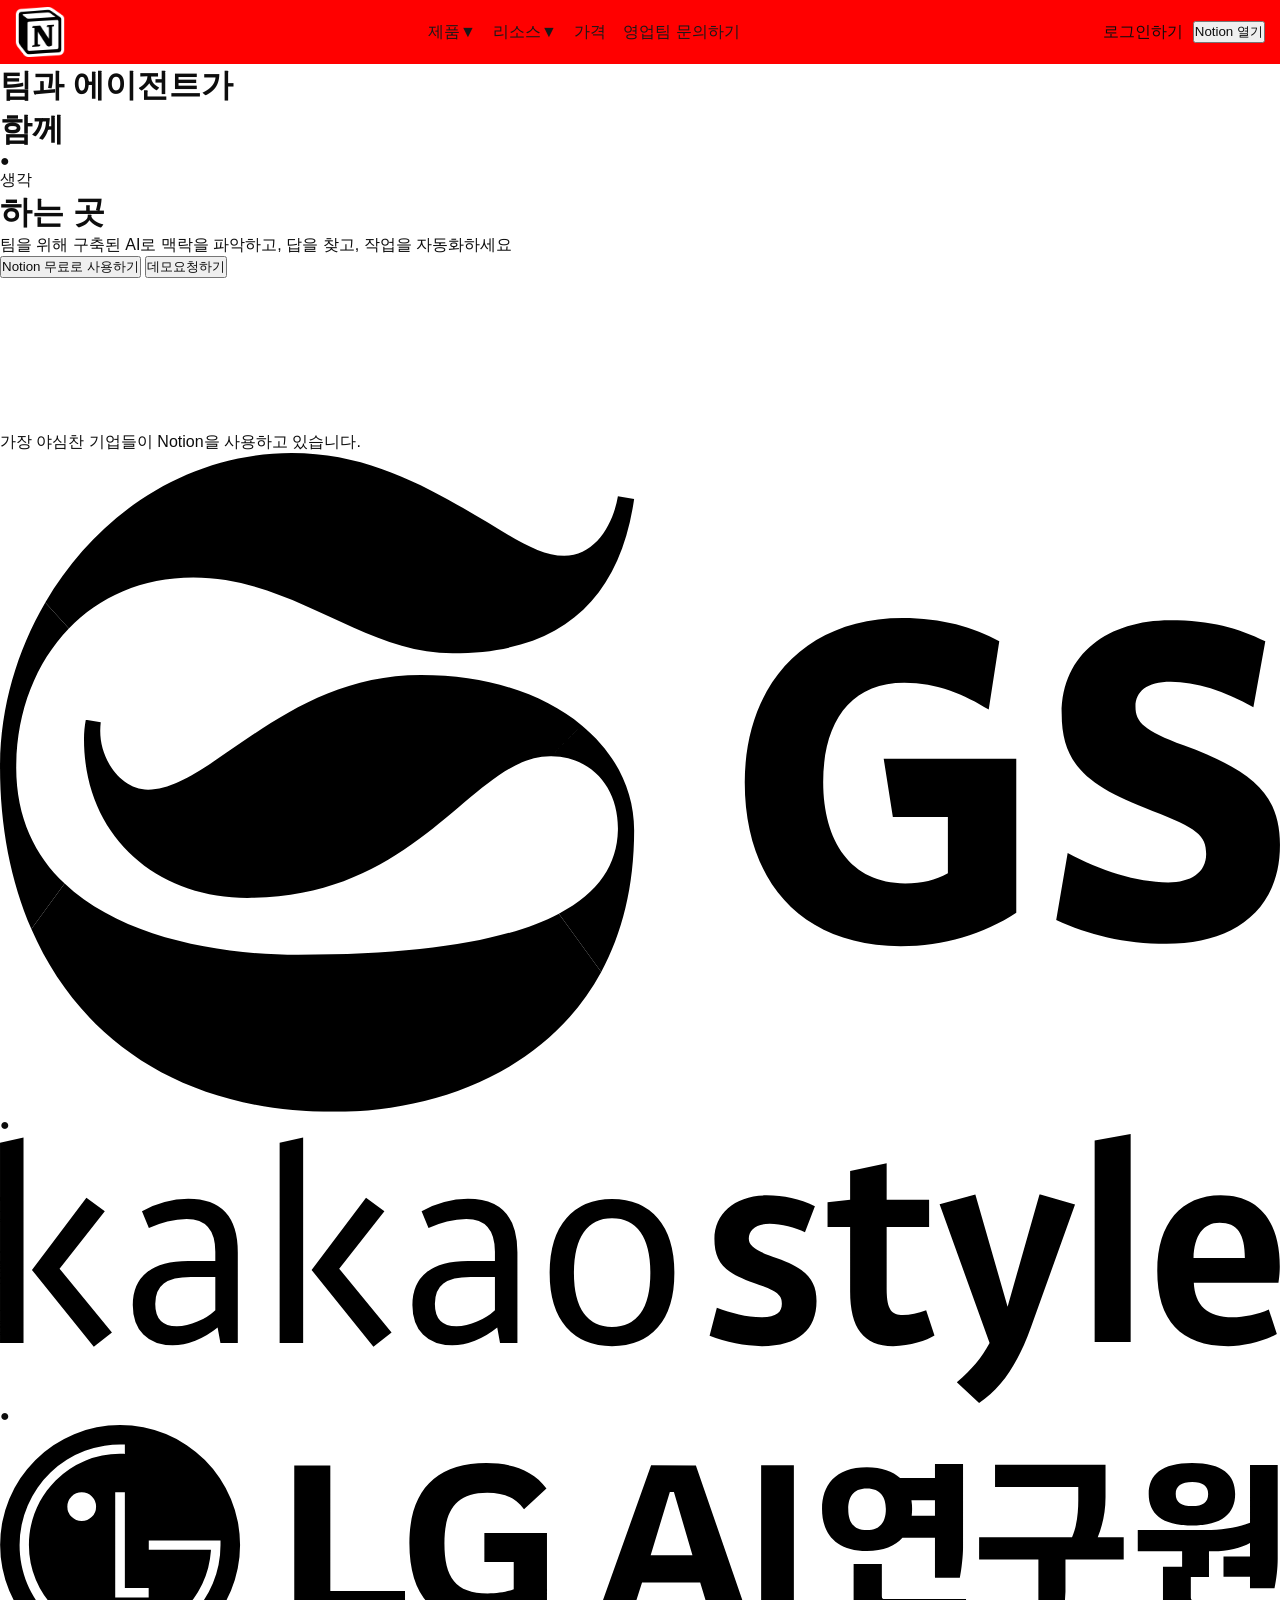
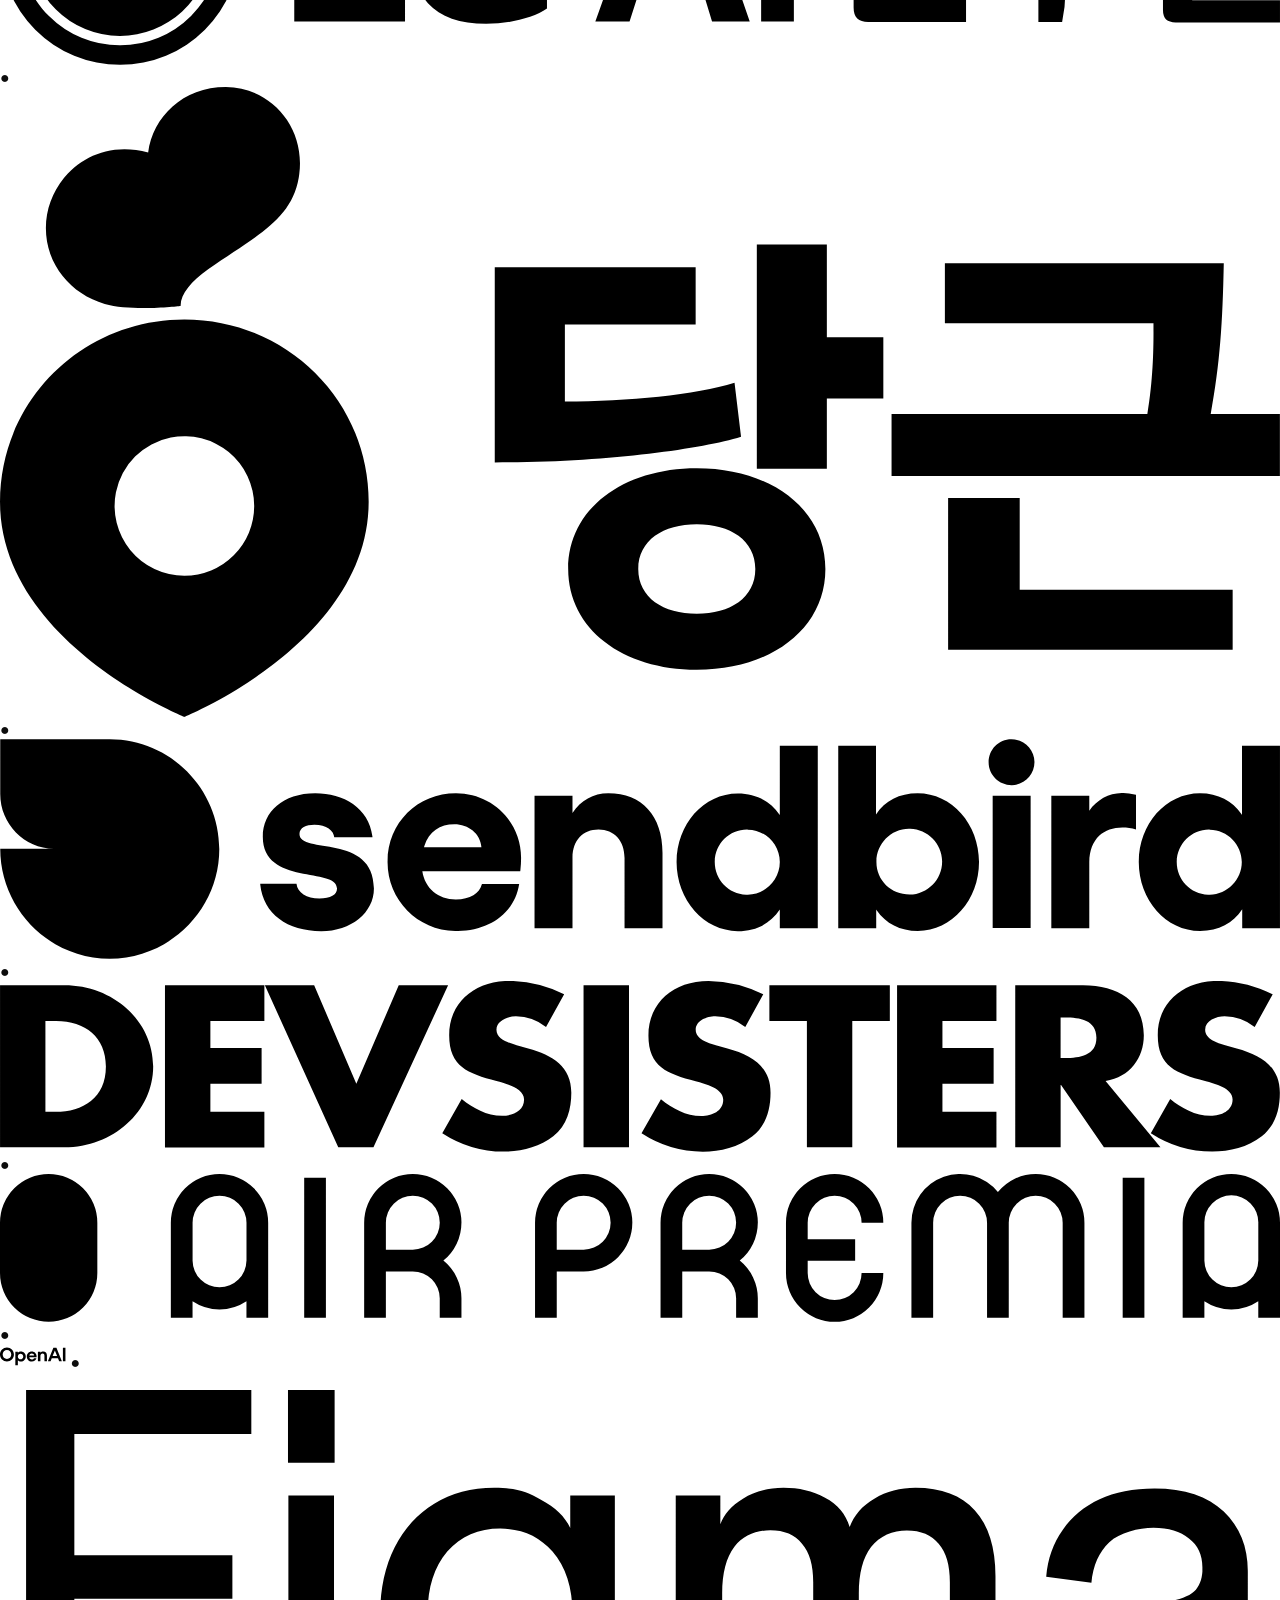
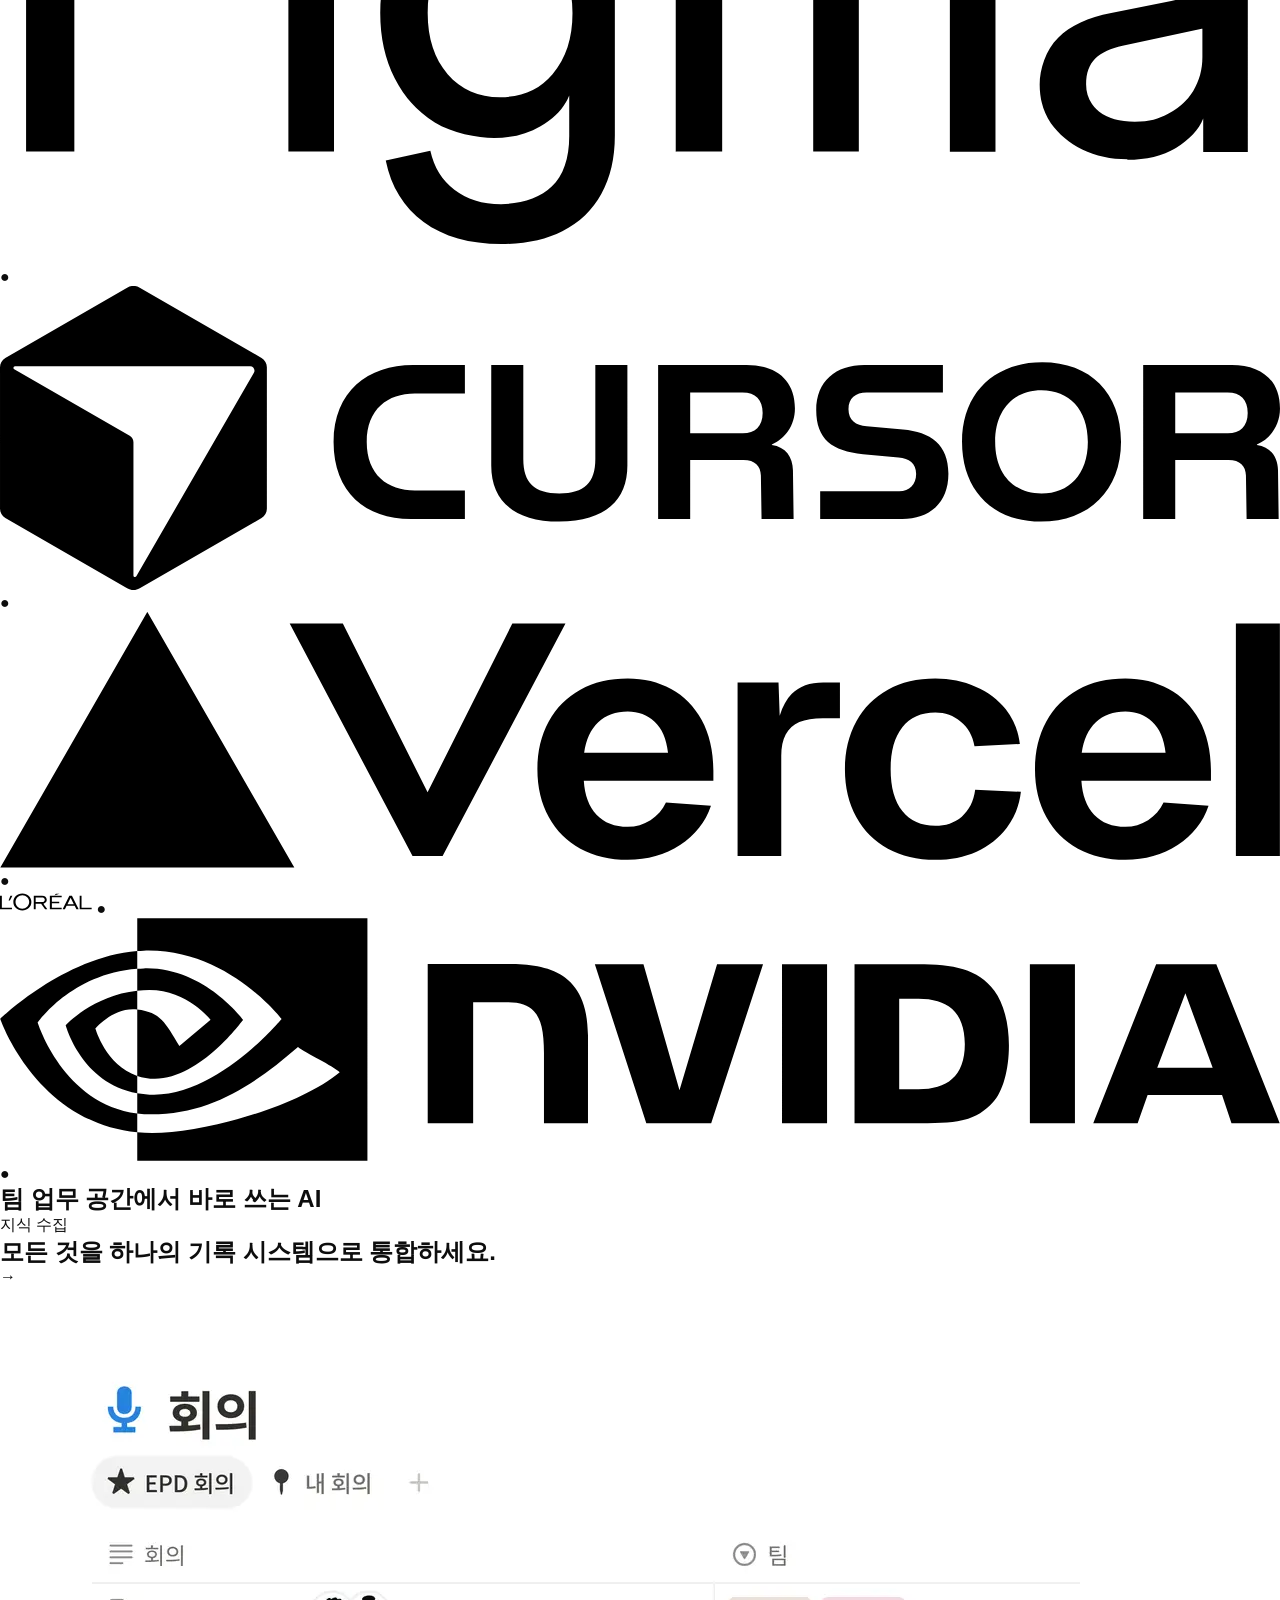
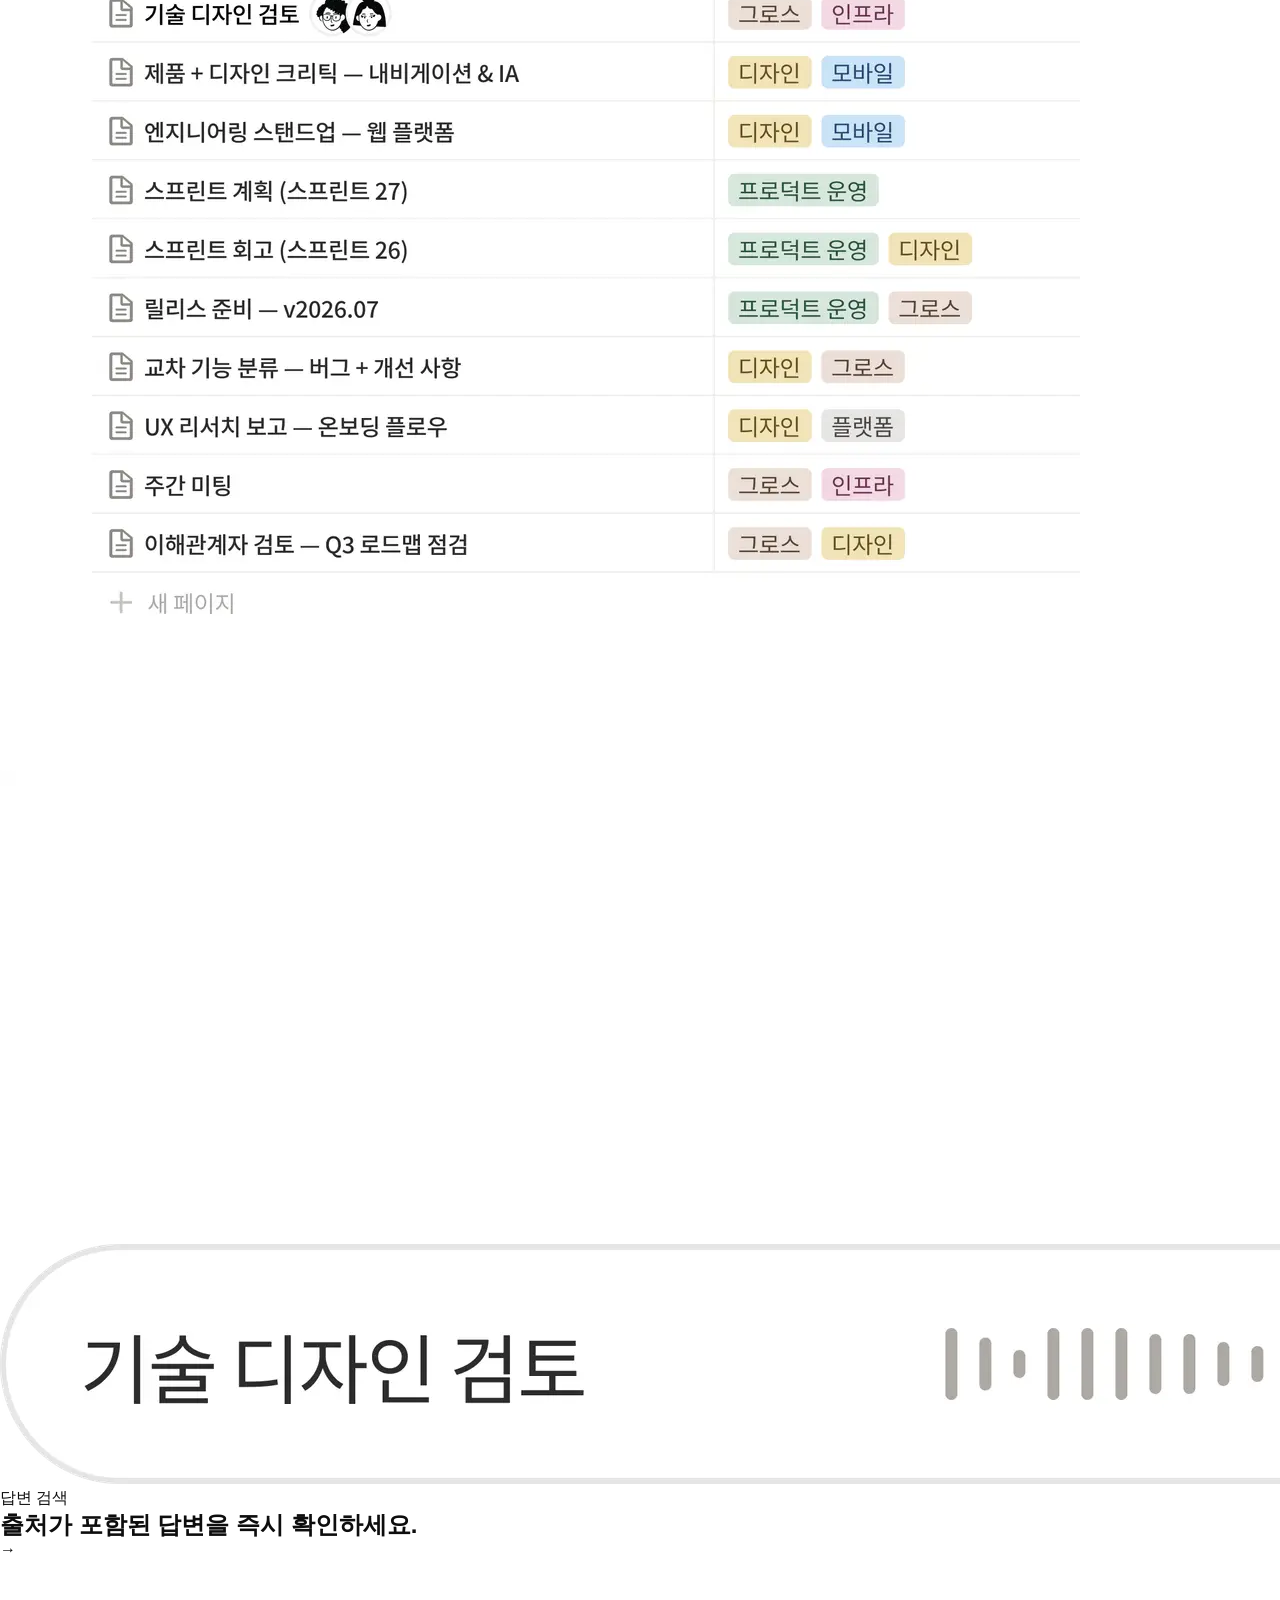
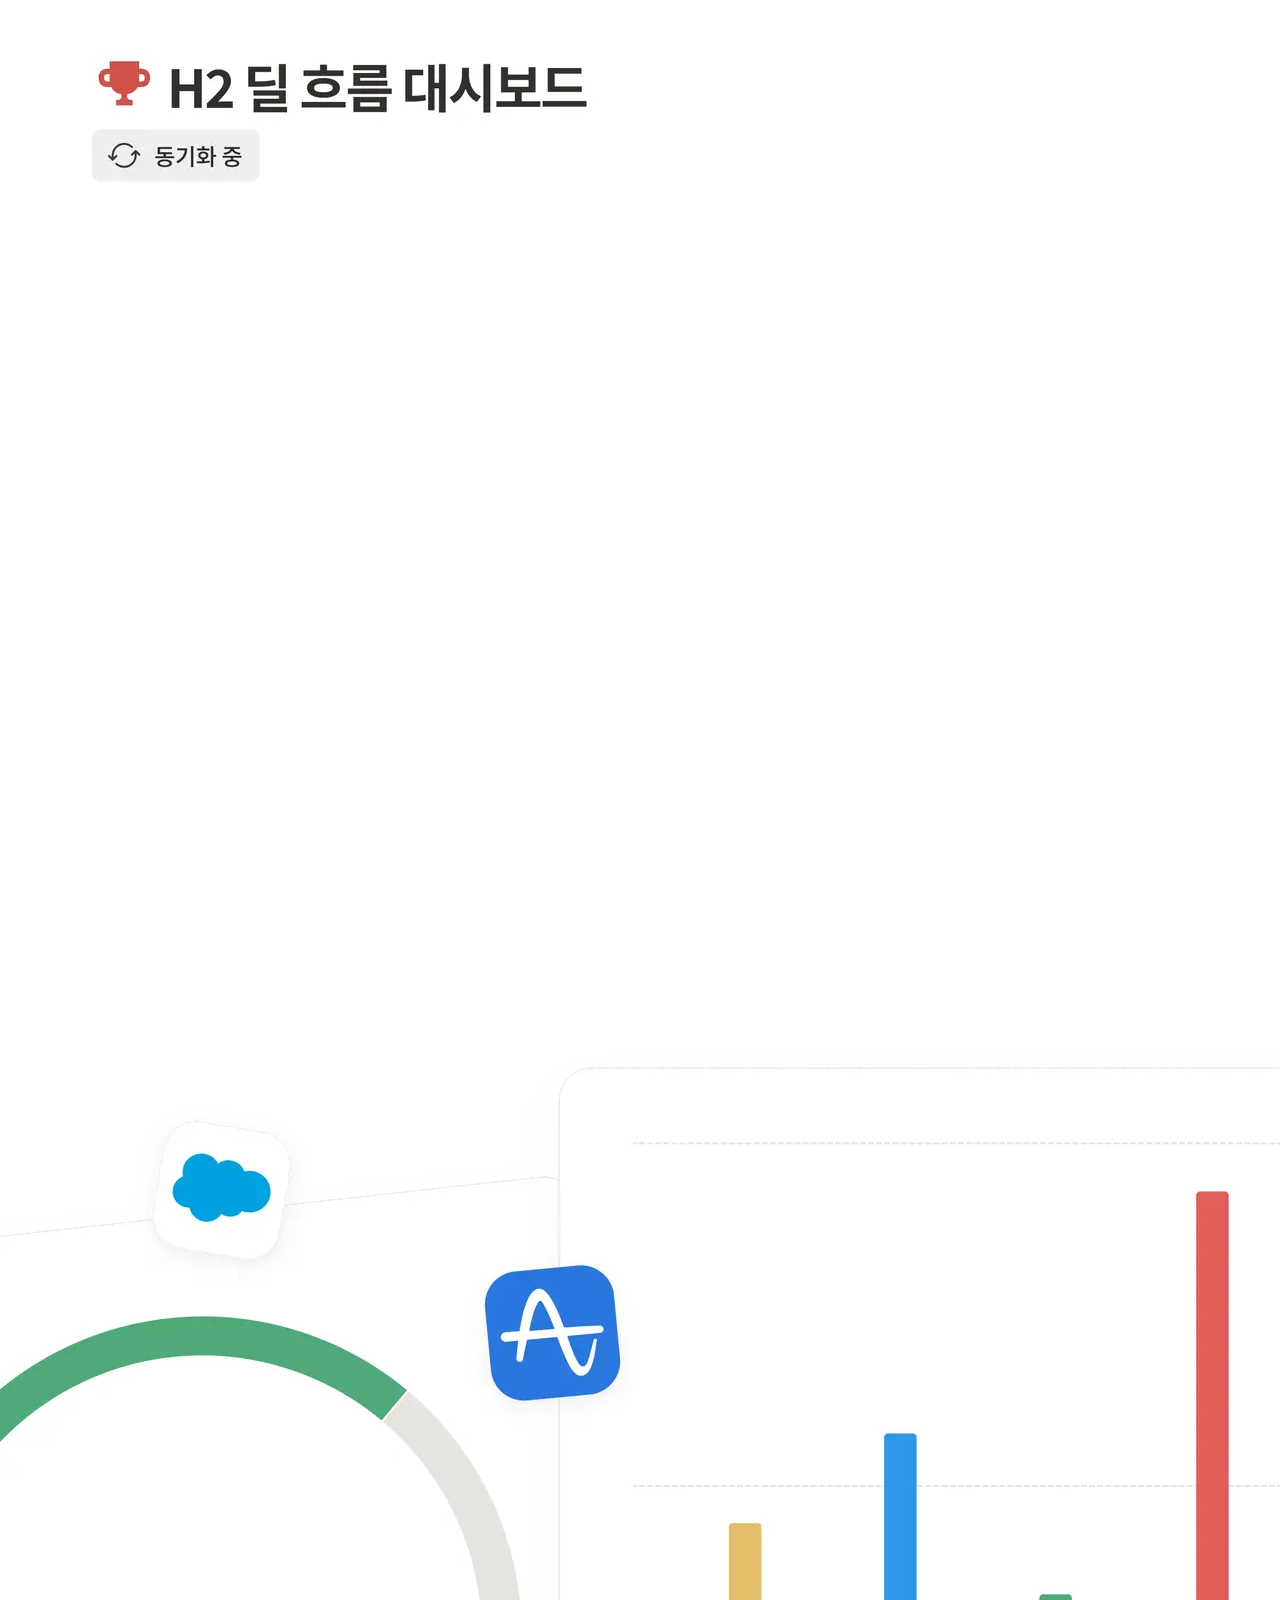
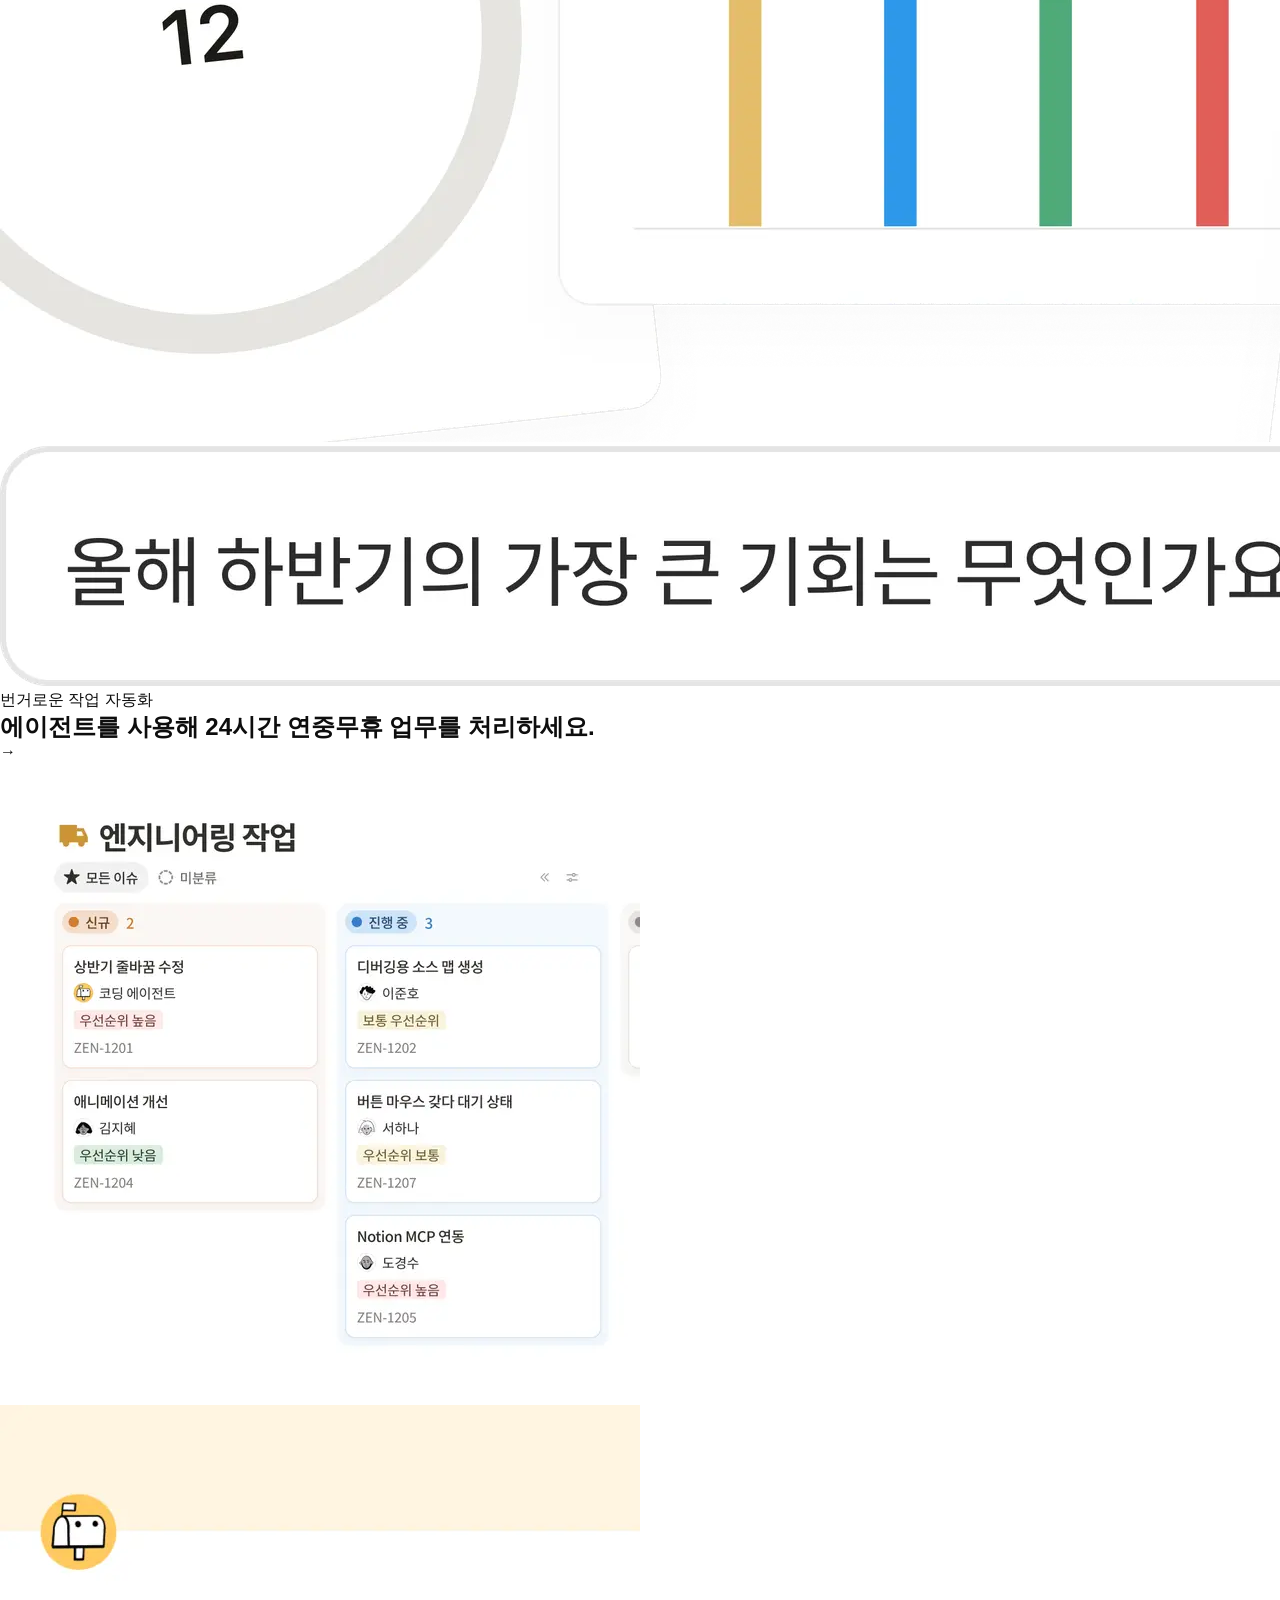
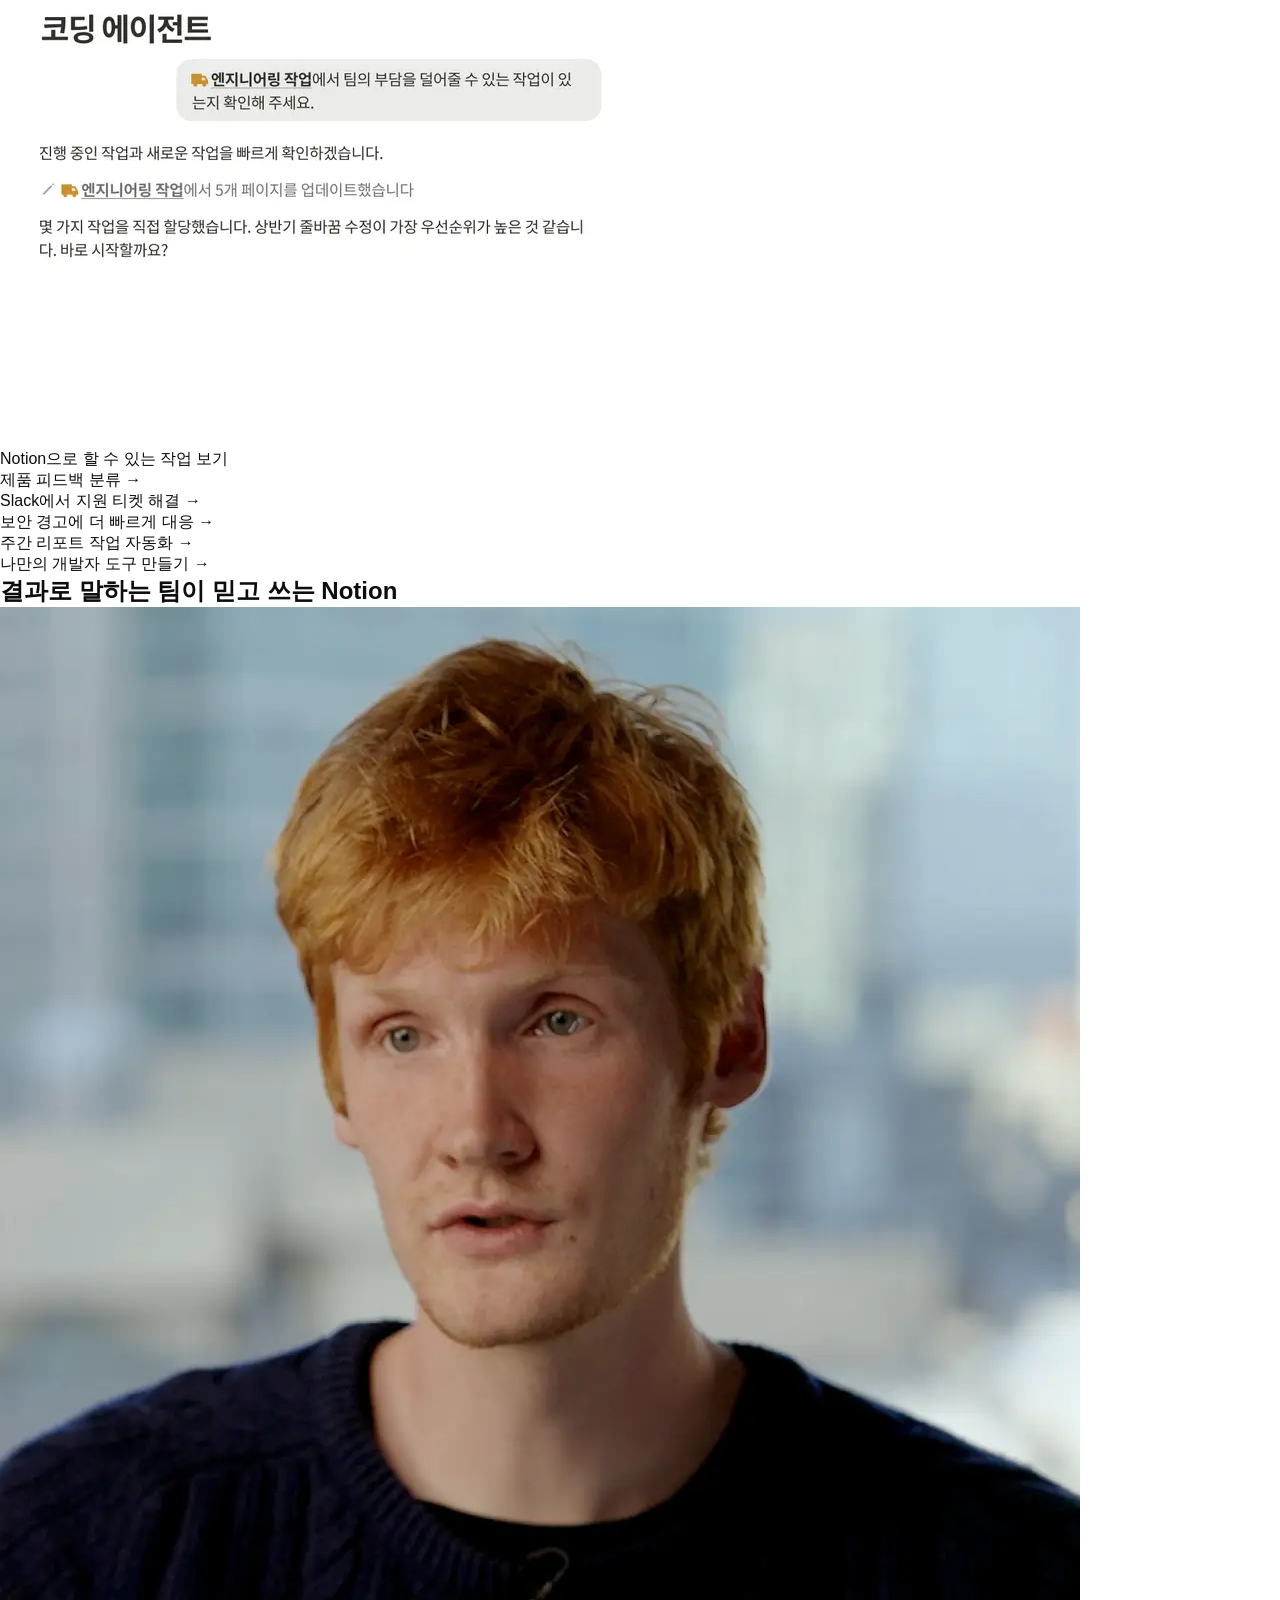
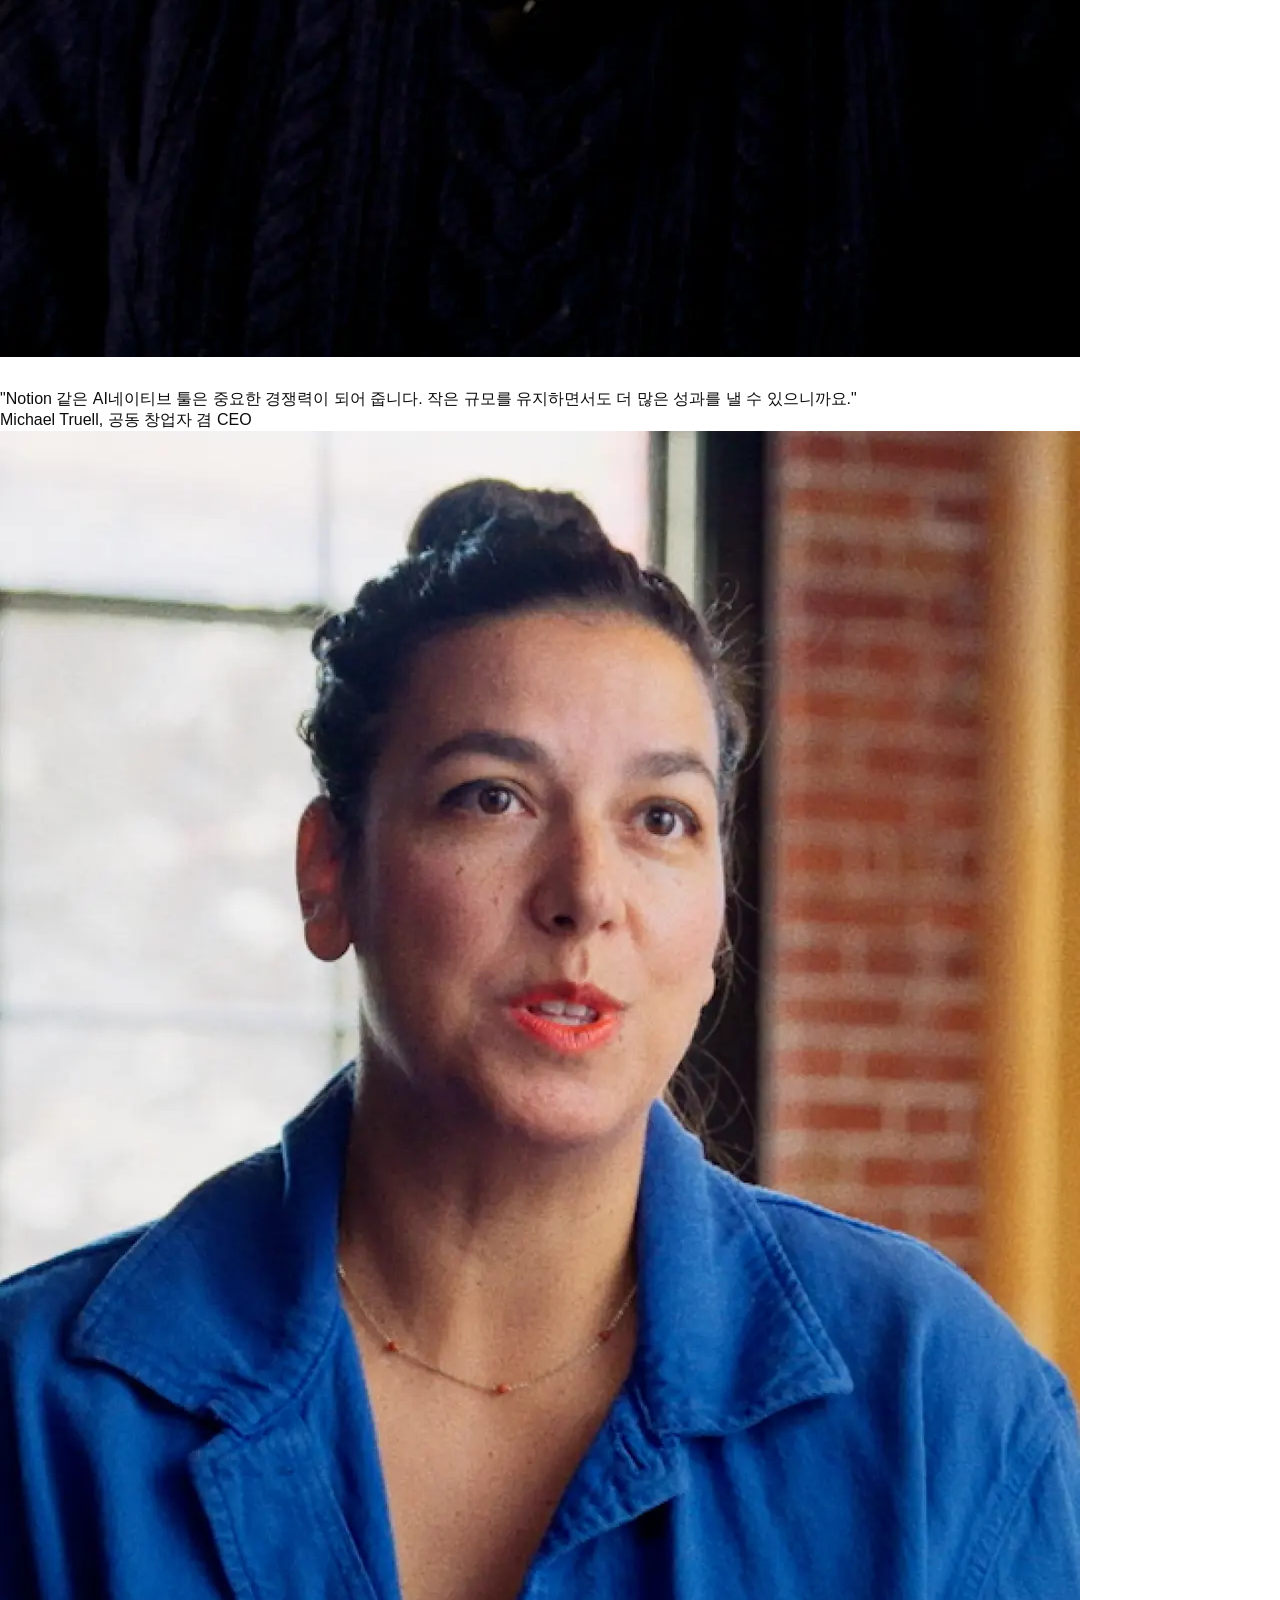
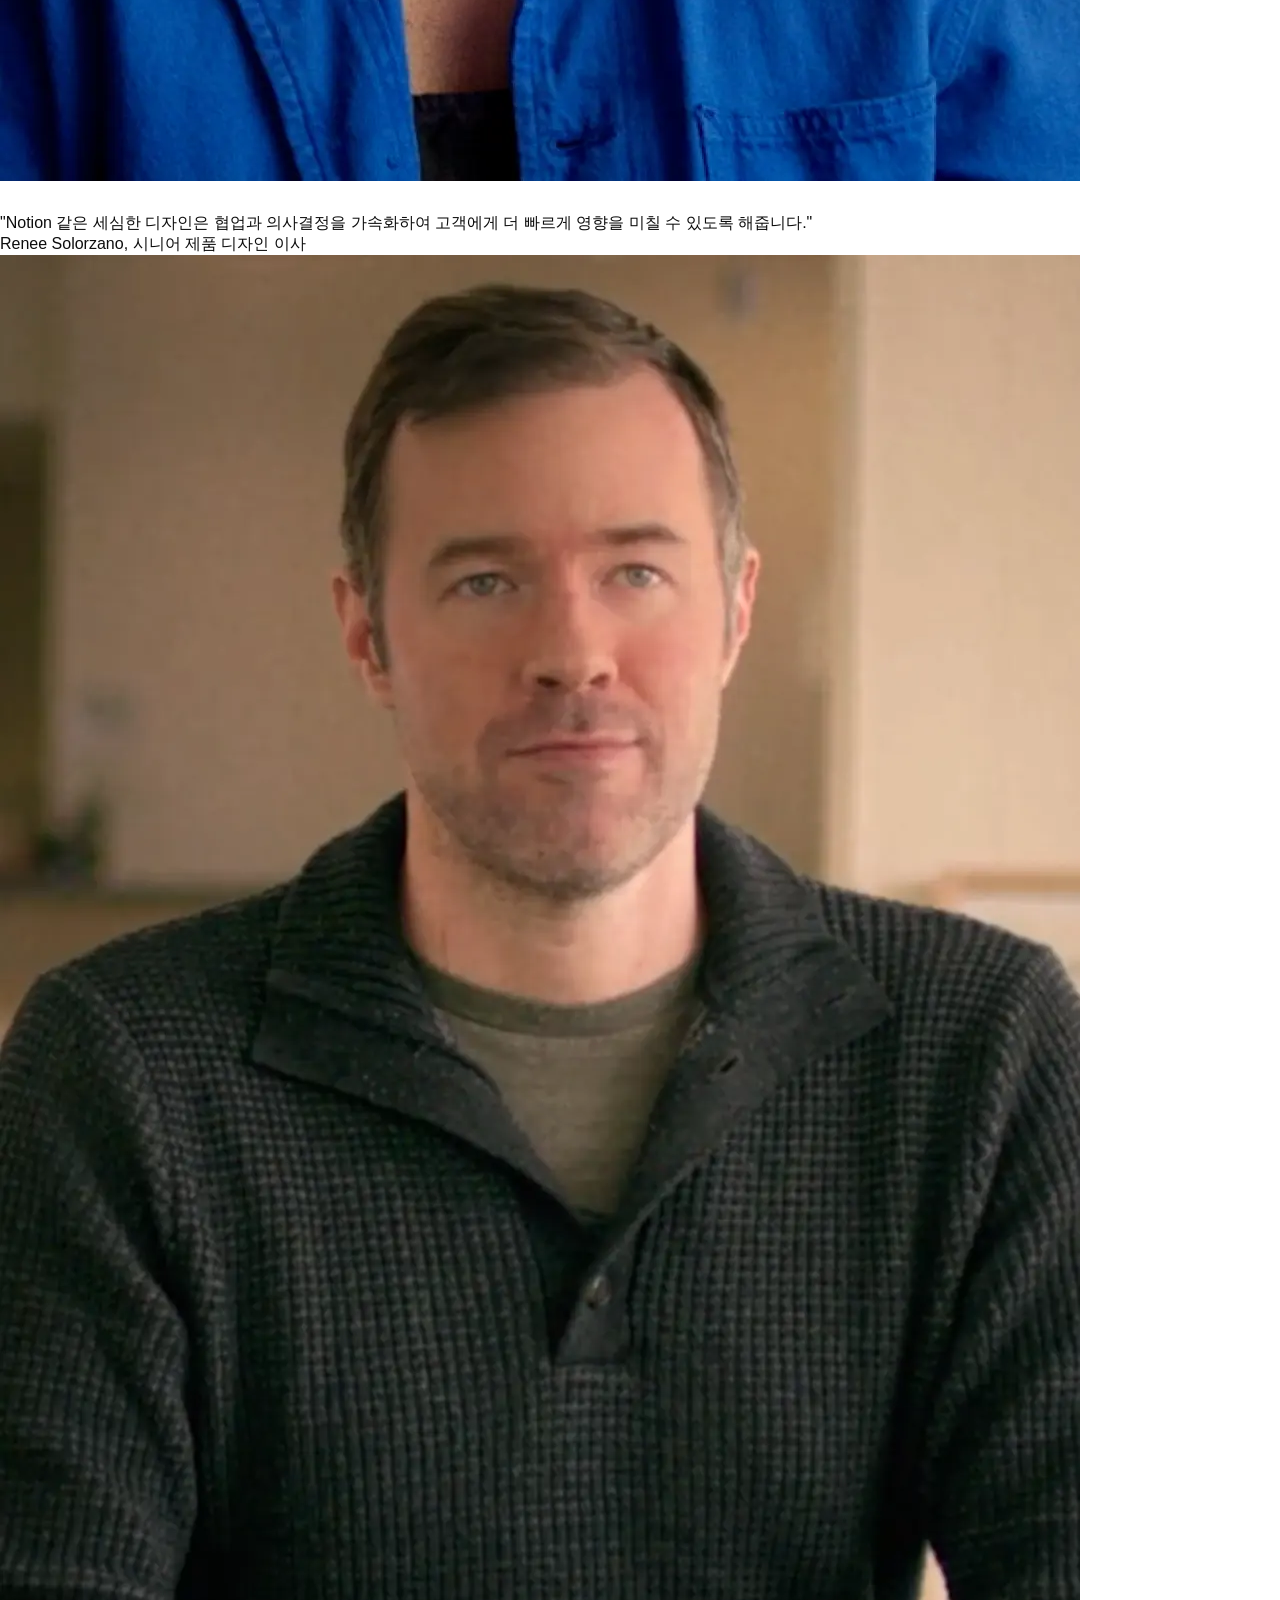
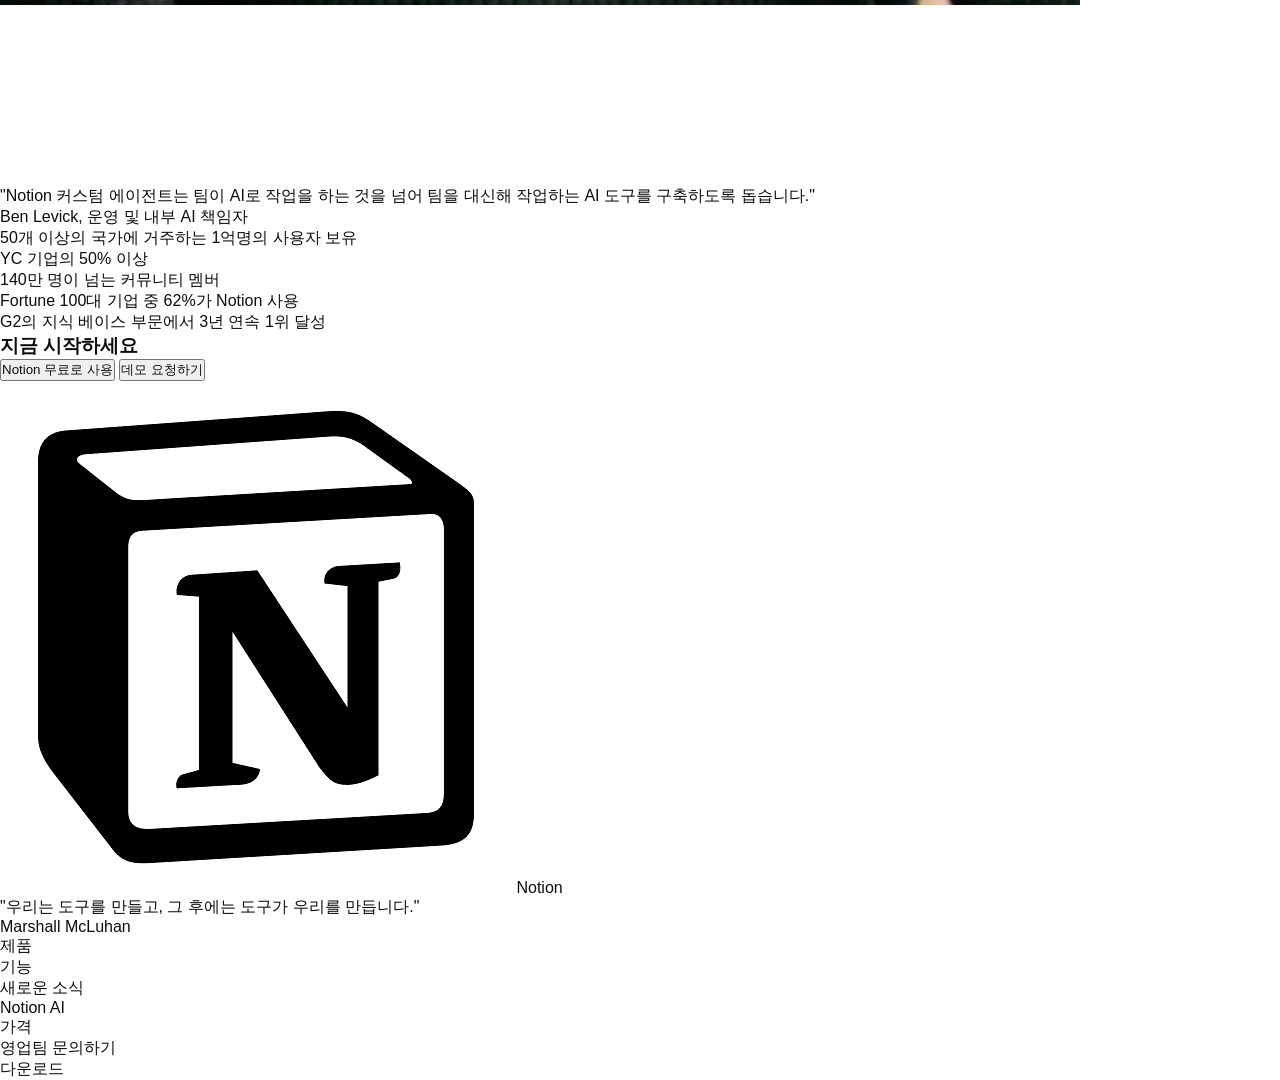
<file: index.html>
<!doctype html>
<html lang="en">
  <head>
    <meta charset="UTF-8" />
    <meta name="viewport" content="width=device-width, initial-scale=1.0" />
    <title>Notion</title>
    <link rel="stylesheet" href="style.css" />
  </head>
  <body>
    <header>
      <div class="logo">
        <img src="notion_icons/notion_logo.png" alt="로고 이미지" />
      </div>
      <div class="nav">
        <div class="nav-menu">
          <p>제품</p>
          <span class="nav-toggle">▼</span>
        </div>
        <div class="nav-menu">
          <p>리소스</p>
          <span class="nav-toggle">▼</span>
        </div>
        <a class="nav-menu" href="#">가격</a>
        <a class="nav-menu" href="#">영업팀 문의하기</a>
      </div>
      <div class="hd-right">
        <a href="#">로그인하기</a>
        <button><a href="#">Notion 열기</a></button>
      </div>
    </header>
    <main>
      <div class="main-header">
        <div class="main-title">
          <h1>팀과 에이전트가</h1>
          <div>
            <h1>함께</h1>
            <div>
              <span>●</span>
              <p>생각</p>
            </div>
            <h1>하는 곳</h1>
          </div>
        </div>
        <p>팀을 위해 구축된 AI로 맥락을 파악하고, 답을 찾고, 작업을 자동화하세요</p>
        <div class="mh-buttons">
          <button class="btn1"><a href="#">Notion 무료로 사용하기</a></button>
          <button class="btn2"><a href="#">데모요청하기</a></button>
        </div>
      </div>

      <div>
        <video src="notion_icons/main_video.mp4"></video>
      </div>
      <div>
        <p>가장 야심찬 기업들이 Notion을 사용하고 있습니다.</p>
        <div class="companies">
          <div class="company">
            <img src="notion_icons/company/1. gs.svg" alt="GS" />
            <span class="company-dot">●</span>
          </div>
          <div class="company">
            <img src="notion_icons/company/2. kakaostyle.svg" alt="kakaostyle" />
            <span class="company-dot">●</span>
          </div>
          <div class="company">
            <img src="notion_icons/company/3. lg.svg" alt="lg" />
            <span class="company-dot">●</span>
          </div>
          <div class="company">
            <img src="notion_icons/company/4. karrot.svg" alt="당근" />
            <span class="company-dot">●</span>
          </div>
          <div class="company">
            <img src="notion_icons/company/5. sendbird.svg" alt="sendbird" />
            <span class="company-dot">●</span>
          </div>
          <div class="company">
            <img src="notion_icons/company/6. devsisters.svg" alt="devsisters" />
            <span class="company-dot">●</span>
          </div>
          <div class="company">
            <img src="notion_icons/company/7. air-premia.svg" alt="air" />
            <span class="company-dot">●</span>
          </div>
        </div>
        <div class="companies">
          <div class="company">
            <img src="notion_icons/company/8. OpenAI.svg" alt="OpenAI" />
            <span class="company-dot">●</span>
          </div>
          <div class="company">
            <img src="notion_icons/company/9. Figma.svg" alt="Figma" />
            <span class="company-dot">●</span>
          </div>
          <div class="company">
            <img src="notion_icons/company/10. cursor.svg" alt="cursor" />
            <span class="company-dot">●</span>
          </div>
          <div class="company">
            <img src="notion_icons/company/11. Vercel.svg" alt="Vercel" />
            <span class="company-dot">●</span>
          </div>
          <div class="company">
            <img src="notion_icons/company/12. Loreal.svg" alt="Loreal" />
            <span class="company-dot">●</span>
          </div>
          <div class="company">
            <img src="notion_icons/company/13. Nvidia.svg" alt="Nvidia" />
            <span class="company-dot">●</span>
          </div>
        </div>
      </div>
      <div class="ai">
        <h2>팀 업무 공간에서 바로 쓰는 AI</h2>
        <div class="cards">
          <div class="card">
            <p class="card-title">지식 수집</p>
            <div class="card-desc">
              <h2>모든 것을 하나의 기록 시스템으로 통합하세요.</h2>
              <span class="card-btn">→</span>
            </div>
            <div class="card-img">
              <img src="notion_icons/card_img/knowledge/1.webp" alt="1" />
              <img src="notion_icons/card_img/knowledge/2.webp" alt="2" />
              <img src="notion_icons/card_img/knowledge/3.webp" alt="3" />
            </div>
          </div>
          <div class="card">
            <p class="card-title">답변 검색</p>
            <div class="card-desc">
              <h2>출처가 포함된 답변을 즉시 확인하세요.</h2>
              <span class="card-btn">→</span>
            </div>
            <div class="card-img">
              <img src="notion_icons/card_img/answer/1.webp" alt="1" />
              <img src="notion_icons/card_img/answer/2.webp" alt="2" />
              <img src="notion_icons/card_img/answer/3.webp" alt="3" />
            </div>
          </div>
        </div>
        <div class="card">
          <p class="card-title">번거로운 작업 자동화</p>
          <div class="card-desc">
            <h2>에이전트를 사용해 24시간 연중무휴 업무를 처리하세요.</h2>
            <span class="card-btn">→</span>
          </div>
          <div class="card-img">
            <img src="notion_icons/card_img/auto/1.webp" alt="1" />
            <img src="notion_icons/card_img/auto/2.webp" alt="2" />
          </div>
        </div>
        <div class="works">
          <p>Notion으로 할 수 있는 작업 보기</p>
          <div>
            <div class="work">
              <div class="work-icon blue"></div>
              <a class="work-link" href="#">제품 피드백 분류 →</a>
            </div>
            <div class="work">
              <div class="work-icon yellow"></div>
              <a class="work-link" href="#">Slack에서 지원 티켓 해결 →</a>
            </div>
            <div class="work">
              <div class="work-icon red"></div>
              <a class="work-link" href="#">보안 경고에 더 빠르게 대응 →</a>
            </div>
            <div class="work">
              <div class="work-icon green"></div>
              <a class="work-link" href="#">주간 리포트 작업 자동화 →</a>
            </div>
            <div class="work">
              <div class="work-icon deepblue"></div>
              <a class="work-link" href="#">나만의 개발자 도구 만들기 →</a>
            </div>
          </div>
        </div>
      </div>
      <div class="team">
        <h2>결과로 말하는 팀이 믿고 쓰는 Notion</h2>
        <div class="team-cards">
          <div class="team-card">
            <img src="notion_icons/people/cursor.webp" alt="인물" />
            <div class="team-bg red"></div>
            <div class="team-desc">
              <img src="notion_icons/people/Cursor_white.svg" alt="로고" />
              <div class="team-desc-text">
                <p class="interview">
                  "Notion 같은 AI네이티브 툴은 중요한 경쟁력이 되어 줍니다. 작은 규모를 유지하면서도 더 많은
                  성과를 낼 수 있으니까요."
                </p>
                <p class="interview-info">Michael Truell, 공동 창업자 겸 CEO</p>
              </div>
            </div>
          </div>
          <div class="team-card">
            <img src="notion_icons/people/faire.webp" alt="인물" />
            <div class="team-bg blue"></div>
            <div class="team-desc">
              <img src="notion_icons/people/Company_faire_white.svg" alt="로고" />
              <div class="team-desc-text">
                <p class="interview">
                  "Notion 같은 세심한 디자인은 협업과 의사결정을 가속화하여 고객에게 더 빠르게 영향을 미칠 수
                  있도록 해줍니다."
                </p>
                <p class="interview-info">Renee Solorzano, 시니어 제품 디자인 이사</p>
              </div>
            </div>
          </div>
          <div class="team-card">
            <img src="notion_icons/people/ramp.webp" alt="인물" />
            <div class="team-bg yellow"></div>
            <div class="team-desc">
              <img src="notion_icons/people/ramp_white.svg" alt="로고" />
              <div class="team-desc-text">
                <p class="interview">
                  "Notion 커스텀 에이전트는 팀이 AI로 작업을 하는 것을 넘어 팀을 대신해 작업하는 AI 도구를
                  구축하도록 돕습니다."
                </p>
                <p class="interview-info">Ben Levick, 운영 및 내부 AI 책임자</p>
              </div>
            </div>
          </div>
        </div>
      </div>
      <div class="container">
        <div><p>50개 이상의 국가에 거주하는 1억명의 사용자 보유</p></div>
        <div><p>YC 기업의 50% 이상</p></div>
        <div><p>140만 명이 넘는 커뮤니티 멤버</p></div>
        <div><p>Fortune 100대 기업 중 62%가 Notion 사용</p></div>
        <div><p>G2의 지식 베이스 부문에서 3년 연속 1위 달성</p></div>
      </div>
      <div>
        <h3>지금 시작하세요</h3>
        <div class="bottom-btns">
          <button class="bbtn-1"><a href="#">Notion 무료로 사용</a></button>
          <button class="bbtn-2"><a href="#">데모 요청하기</a></button>
        </div>
      </div>
    </main>
    <footer>
      <div class="ft-area1">
        <div class="ft-logo">
          <img src="notion_icons/notion_logo.png" alt="#" />
          <span>Notion</span>
        </div>
        <div class="ft-text">
          <p class="ft-inter">"우리는 도구를 만들고, 그 후에는 도구가 우리를 만듭니다."</p>
          <p class="ft-inter-info">Marshall McLuhan</p>
        </div>
      </div>
      <div class="ft-area2">
        <div class="ft-lists">
          <p class="ft-list-title">제품</p>
          <div class="ft-list">
            <p>기능</p>
            <p>새로운 소식</p>
            <p>Notion AI</p>
            <p>가격</p>
            <p>영업팀 문의하기</p>
            <p>다운로드</p>
          </div>
          <a class="ft-more" href=""></a>
        </div>
        <div></div>
      </div>
    </footer>
  </body>
</html>
</file>
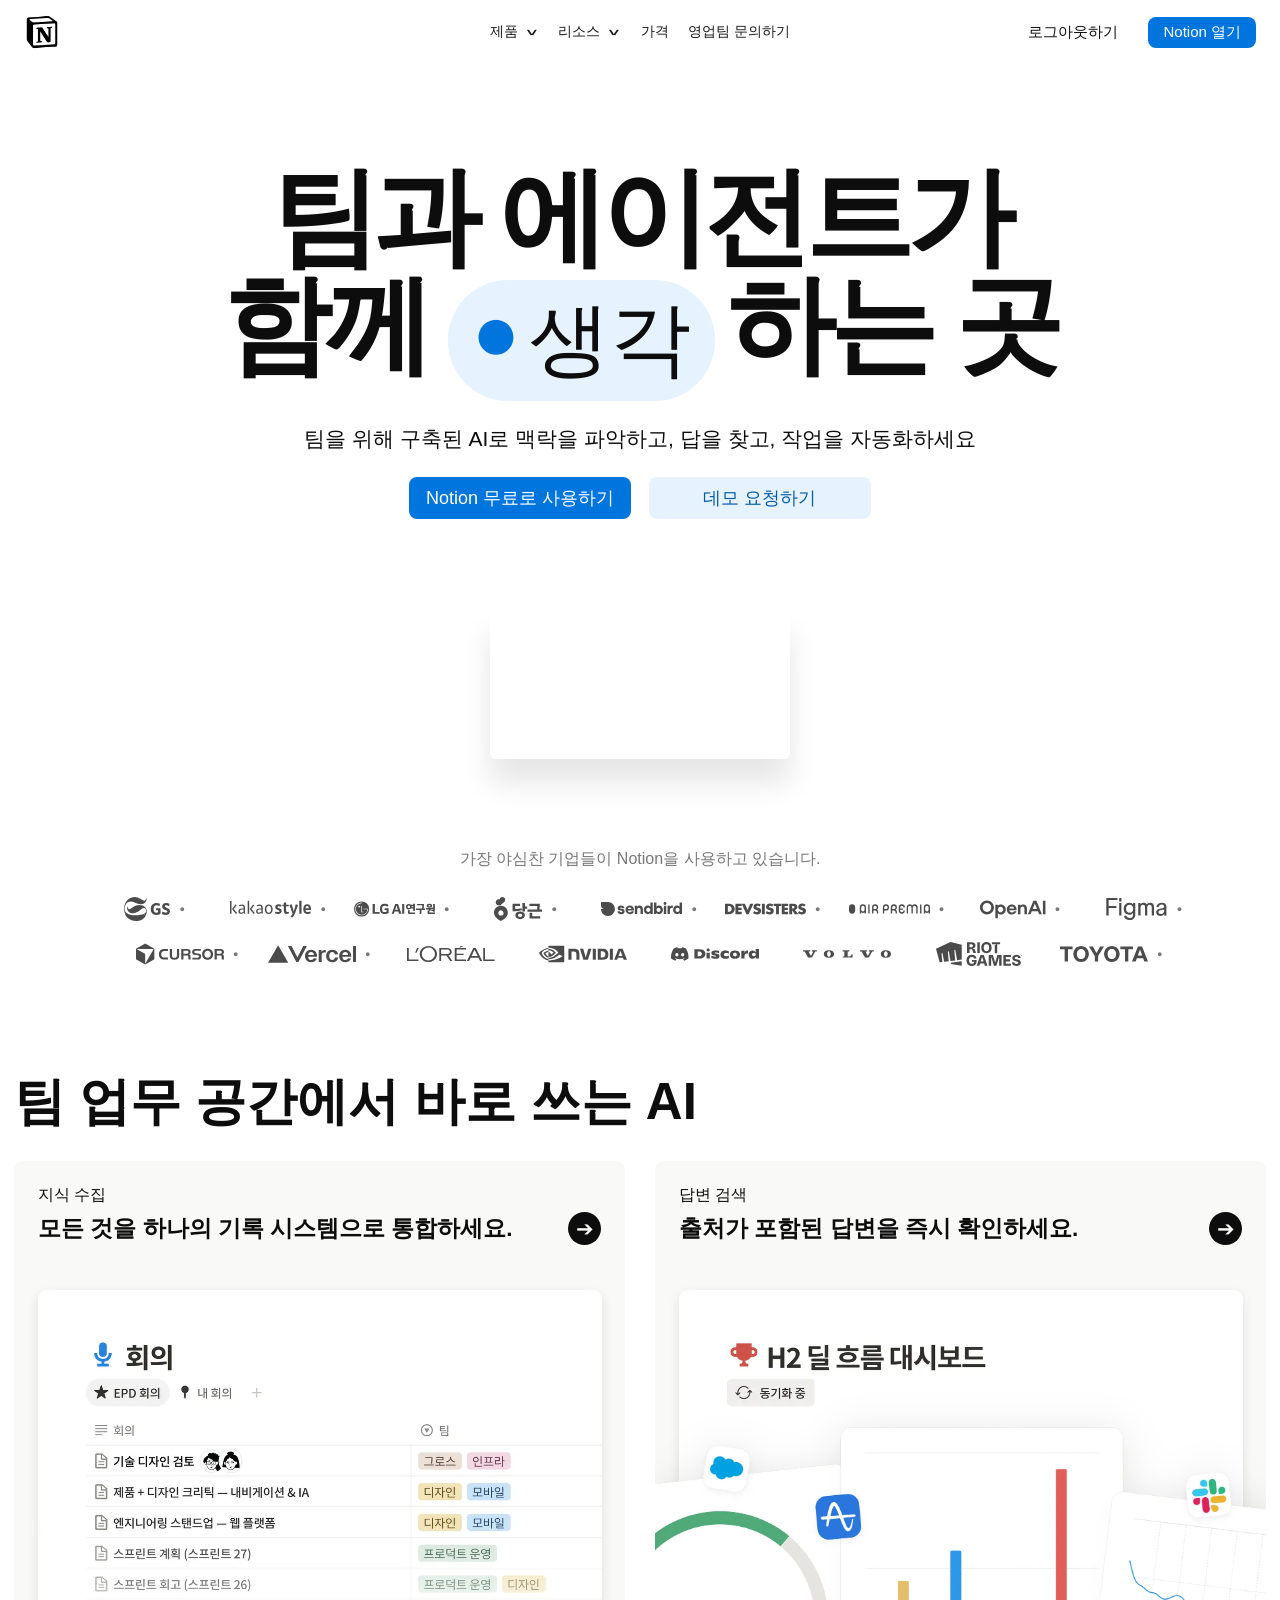
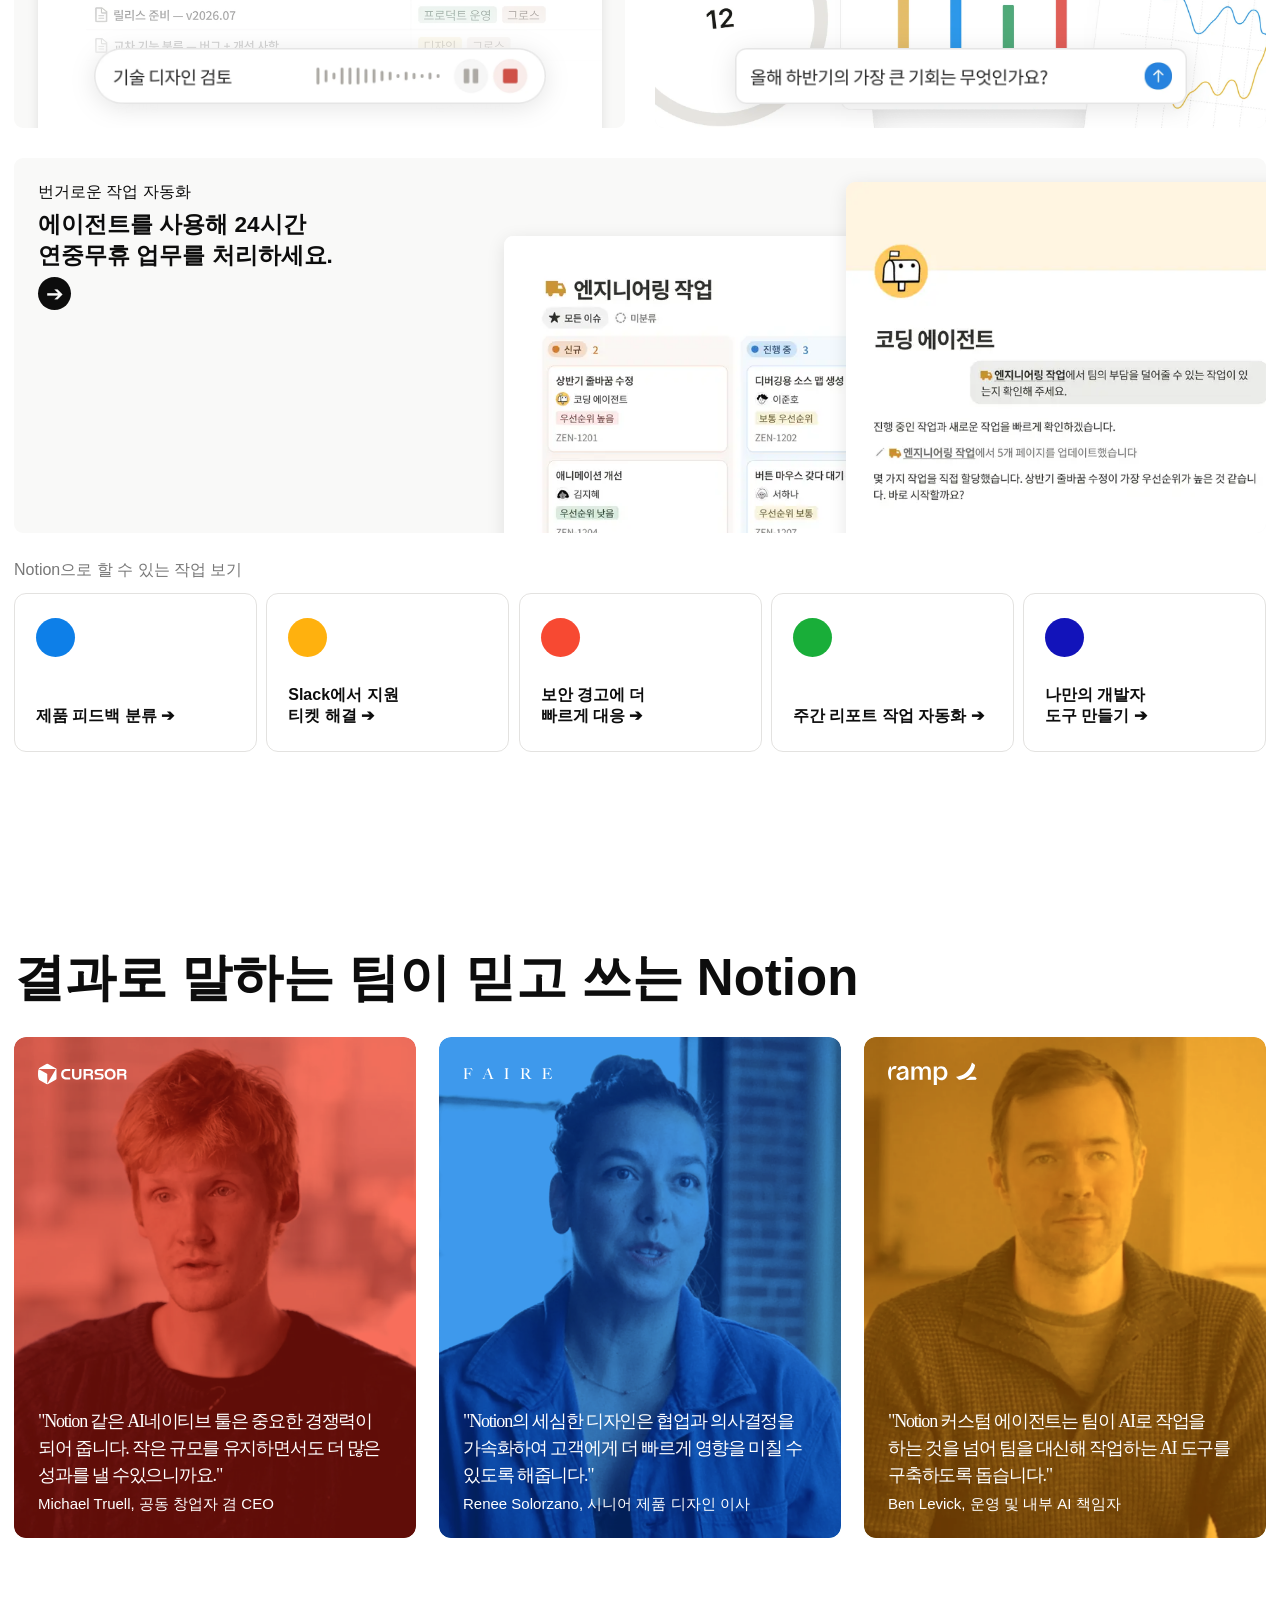
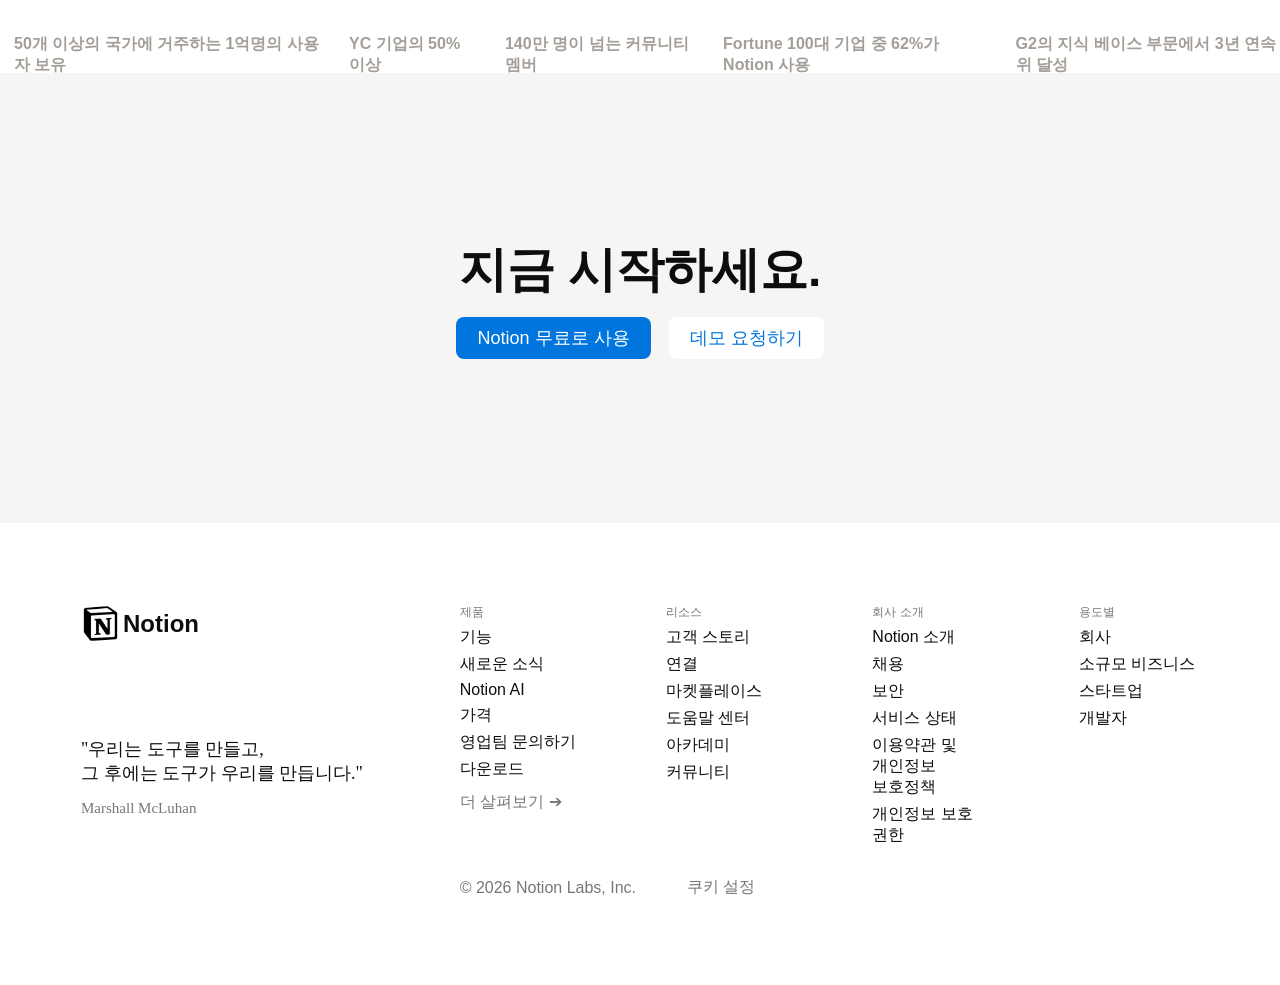
<file: 01_notion/index.html>
<!doctype html>
<html lang="en">
  <head>
    <meta charset="UTF-8" />
    <meta name="viewport" content="width=device-width, initial-scale=1.0" />
    <title>Notion</title>
    <link rel="stylesheet" href="header.css" />
    <link rel="stylesheet" href="main.css" />
    <link rel="stylesheet" href="footer.css" />
    <link rel="stylesheet" href="hover.css" />
  </head>
  <body>
    <header>
      <div class="logo">
        <img src="../notion_icons/notion_logo.png" alt="로고 이미지" />
      </div>
      <div class="nav">
        <div class="nav-menu">
          <p>제품</p>
          <span class="nav-toggle">&lt;</span>
        </div>
        <div class="nav-menu">
          <p>리소스</p>
          <span class="nav-toggle">&lt;</span>
        </div>
        <a class="nav-menu" href="#">가격</a>
        <a class="nav-menu" href="#">영업팀 문의하기</a>
      </div>
      <div class="hd-right">
        <a class="login" href="#">로그아웃하기</a>
        <button><a href="#" class="hd-btn">Notion 열기</a></button>
      </div>
    </header>
    <!-- 메인 -->
    <main>
      <div class="main-header">
        <div class="main-title">
          <h1>팀과 에이전트가</h1>
          <div class="mt-second">
            <h1>함께</h1>
            <div class="mt-span">
              <span>●</span>
              <p>생각</p>
            </div>
            <h1>하는 곳</h1>
          </div>
        </div>
        <p class="mt-p">팀을 위해 구축된 AI로 맥락을 파악하고, 답을 찾고, 작업을 자동화하세요</p>
        <div class="mh-buttons">
          <button class="btn1"><a href="#">Notion 무료로 사용하기</a></button>
          <button class="btn2"><a href="#">데모 요청하기</a></button>
        </div>
      </div>

      <div class="main-v">
        <video src="../notion_icons/main_video.mp4" autoplay loop muted playsinline></video>
      </div>
      <div class="main-c">
        <p>가장 야심찬 기업들이 Notion을 사용하고 있습니다.</p>
        <div class="companies">
          <div class="company hv">
            <img src="../notion_icons/company/1. gs.svg" alt="GS" />
            <span class="company-dot">●</span>
          </div>
          <div class="company hv">
            <img src="../notion_icons/company/2. kakaostyle.svg" alt="kakaostyle" />
            <span class="company-dot">●</span>
          </div>
          <div class="company hv">
            <img src="../notion_icons/company/3. lg.svg" alt="lg" />
            <span class="company-dot">●</span>
          </div>
          <div class="company hv">
            <img src="../notion_icons/company/4. karrot.svg" alt="당근" />
            <span class="company-dot">●</span>
          </div>
          <div class="company hv">
            <img src="../notion_icons/company/5. sendbird.svg" alt="sendbird" />
            <span class="company-dot">●</span>
          </div>
          <div class="company hv">
            <img src="../notion_icons/company/6. devsisters.svg" alt="devsisters" />
            <span class="company-dot">●</span>
          </div>
          <div class="company hv">
            <img src="../notion_icons/company/7. air-premia.svg" alt="air" />
            <span class="company-dot">●</span>
          </div>
          <div class="company hv">
            <img src="../notion_icons/company/8. OpenAI.svg" alt="OpenAI" />
            <span class="company-dot">●</span>
          </div>
          <div class="company hv">
            <img src="../notion_icons/company/9. Figma.svg" alt="Figma" />
            <span class="company-dot">●</span>
          </div>
        </div>
        <div class="companies">
          <div class="company hv">
            <img src="../notion_icons/company/10. cursor.svg" alt="cursor" />
            <span class="company-dot">●</span>
          </div>
          <div class="company hv">
            <img src="../notion_icons/company/11. Vercel.svg" alt="Vercel" />
            <span class="company-dot">●</span>
          </div>
          <div class="company">
            <img src="../notion_icons/company/12. Loreal.svg" alt="Loreal" />
          </div>
          <div class="company">
            <img src="../notion_icons/company/13. Nvidia.svg" alt="Nvidia" />
          </div>
          <div class="company">
            <img src="../notion_icons/company/14. Discord.svg" alt="Discord" />
          </div>
          <div class="company">
            <img src="../notion_icons/company/15. Volvo.svg" alt="Volvo" />
          </div>
          <div class="company">
            <img src="../notion_icons/company/16. Riot.svg" alt="Riot" />
          </div>
          <div class="company hv">
            <img src="../notion_icons/company/17. toyota.svg" alt="toyota" />
            <span class="company-dot">●</span>
          </div>
        </div>
      </div>
      <div class="ai">
        <h2 class="ai-title">팀 업무 공간에서 바로 쓰는 AI</h2>
        <div class="cards">
          <div class="card">
            <p class="card-title">지식 수집</p>
            <div class="card-desc">
              <h2>모든 것을 하나의 기록 시스템으로 통합하세요.</h2>
              <span class="card-btn">&#10132;</span>
            </div>
            <div class="card-img">
              <img class="ci-1" src="../notion_icons/card_img/knowledge/1.webp" alt="1" />
              <img class="ci-2" src="../notion_icons/card_img/knowledge/2.webp" alt="2" />
              <img class="ci-3" src="../notion_icons/card_img/knowledge/3.webp" alt="3" />
            </div>
          </div>
          <div class="card">
            <p class="card-title">답변 검색</p>
            <div class="card-desc">
              <h2>출처가 포함된 답변을 즉시 확인하세요.</h2>
              <span class="card-btn">&#10132;</span>
            </div>
            <div class="card-img">
              <img class="ci-1" src="../notion_icons/card_img/answer/1.webp" alt="1" />
              <img class="ci-4" src="../notion_icons/card_img/answer/2.webp" alt="2" />
              <img class="ci-3" src="../notion_icons/card_img/answer/3.webp" alt="3" />
            </div>
          </div>
        </div>
        <div class="card third">
          <div class="third-text">
            <p class="card-title">번거로운 작업 자동화</p>
            <div class="third-desc">
              <h2>
                에이전트를 사용해 24시간
                <span class="break-line">연중무휴 업무를 처리하세요.</span>
              </h2>
              <p class="card-btn">&#10132;</p>
            </div>
          </div>
          <div class="third-img">
            <img class="ti-1" src="../notion_icons/card_img/auto/1.webp" alt="1" />
            <img class="ti-2" src="../notion_icons/card_img/auto/2.webp" alt="2" />
          </div>
        </div>
        <div class="works">
          <p>Notion으로 할 수 있는 작업 보기</p>
          <div class="work-card">
            <div class="work">
              <div class="work-icon blue"></div>
              <a class="work-link" href="#">제품 피드백 분류 &#10132;</a>
            </div>
            <div class="work">
              <div class="work-icon yellow"></div>
              <a class="work-link" href="#"
                >Slack에서 지원 <span class="break-line"> 티켓 해결 &#10132;</span></a
              >
            </div>
            <div class="work">
              <div class="work-icon red"></div>
              <a class="work-link line" href="#">보안 경고에 더 빠르게 대응 &#10132;</a>
            </div>
            <div class="work">
              <div class="work-icon green"></div>
              <a class="work-link" href="#">주간 리포트 작업 자동화 &#10132;</a>
            </div>
            <div class="work">
              <div class="work-icon deepblue"></div>
              <a class="work-link line" href="#">나만의 개발자 도구 만들기 &#10132;</a>
            </div>
          </div>
        </div>
      </div>
      <div class="team">
        <h2>결과로 말하는 팀이 믿고 쓰는 Notion</h2>
        <div class="team-cards">
          <div class="team-card">
            <img src="../notion_icons/people/cursor.webp" alt="인물" />
            <div class="team-bg red"></div>
            <div class="team-bg2 red"></div>
            <div class="team-desc">
              <img src="../notion_icons/people/Cursor_white.svg" alt="로고" />
              <div class="team-desc-text">
                <p class="interview">
                  "Notion 같은 AI네이티브 툴은 중요한 경쟁력이 되어 줍니다. 작은 규모를 유지하면서도 더 많은
                  성과를 낼 수있으니까요."
                </p>
                <p class="interview-info">Michael Truell, 공동 창업자 겸 CEO</p>
              </div>
            </div>
          </div>
          <div class="team-card">
            <img src="../notion_icons/people/faire.webp" alt="인물" />
            <div class="team-bg blue"></div>
            <div class="team-bg2 blue"></div>
            <div class="team-desc">
              <img src="../notion_icons/people/Company_faire_white.svg" alt="로고" />
              <div class="team-desc-text">
                <p class="interview">
                  "Notion의 세심한 디자인은 협업과 의사결정을 가속화하여 고객에게 더 빠르게 영향을 미칠 수
                  있도록 해줍니다."
                </p>
                <p class="interview-info">Renee Solorzano, 시니어 제품 디자인 이사</p>
              </div>
            </div>
          </div>
          <div class="team-card">
            <img src="../notion_icons/people/ramp.webp" alt="인물" />
            <div class="team-bg yellow"></div>
            <div class="team-bg2 yellow"></div>
            <div class="team-desc">
              <img src="../notion_icons/people/ramp_white.svg" alt="로고" />
              <div class="team-desc-text">
                <p class="interview">
                  "Notion 커스텀 에이전트는 팀이 AI로 작업을 하는 것을 넘어 팀을 대신해 작업하는 AI 도구를
                  구축하도록 돕습니다."
                </p>
                <p class="interview-info">Ben Levick, 운영 및 내부 AI 책임자</p>
              </div>
            </div>
          </div>
        </div>
      </div>
      <div class="container">
        <div><p>50개 이상의 국가에 거주하는 1억명의 사용자 보유</p></div>
        <div><p>YC 기업의 50% 이상</p></div>
        <div><p>140만 명이 넘는 커뮤니티 멤버</p></div>
        <div><p>Fortune 100대 기업 중 62%가 Notion 사용</p></div>
        <div><p>G2의 지식 베이스 부문에서 3년 연속 1위 달성</p></div>
      </div>
    </main>
    <section class="start">
      <h3>지금 시작하세요.</h3>
      <div class="bottom-btns">
        <button class="bbtn-1"><a href="#">Notion 무료로 사용</a></button>
        <button class="bbtn-2"><a href="#">데모 요청하기</a></button>
      </div>
    </section>
    <!-- 푸터 -->
    <footer>
      <div class="footer">
        <div class="ft-left">
          <div class="ft-logo">
            <img src="../notion_icons/notion_logo.png" alt="#" />
            <span>Notion</span>
          </div>
          <div class="ft-text">
            <p class="ft-inter">"우리는 도구를 만들고,</p>
            <p class="ft-inter">그 후에는 도구가 우리를 만듭니다."</p>
            <p class="ft-inter-info">Marshall McLuhan</p>
          </div>
        </div>
        <div class="ft-right">
          <div class="ft-right-top">
            <div class="frt-1">
              <div class="ft-lists">
                <p class="list-title">제품</p>
                <div class="ft-list">
                  <p>기능</p>
                  <p>새로운 소식</p>
                  <p>Notion AI</p>
                  <p>가격</p>
                  <p>영업팀 문의하기</p>
                  <p>다운로드</p>
                  <a class="ft-more" href="">더 살펴보기 &#10132;</a>
                </div>
              </div>
              <div class="ft-lists">
                <p class="list-title">리소스</p>
                <div class="ft-list">
                  <p>고객 스토리</p>
                  <p>연결</p>
                  <p>마켓플레이스</p>
                  <p>도움말 센터</p>
                  <p>아카데미</p>
                  <p>커뮤니티</p>
                </div>
              </div>
            </div>
            <div class="frt-2">
              <div class="ft-lists">
                <p class="list-title">회사 소개</p>
                <div class="ft-list">
                  <p>Notion 소개</p>
                  <p>채용</p>
                  <p>보안</p>
                  <p>서비스 상태</p>
                  <p>이용약관 및 개인정보 보호정책</p>
                  <p>개인정보 보호 권한</p>
                </div>
              </div>
              <div class="ft-lists">
                <p class="list-title">용도별</p>
                <div class="ft-list">
                  <p>회사</p>
                  <p>소규모 비즈니스</p>
                  <p>스타트업</p>
                  <p>개발자</p>
                </div>
              </div>
            </div>
          </div>
          <div class="ft-right-bottom">
            <p>&copy; 2026 Notion Labs, Inc.</p>
            <p class="underline">쿠키 설정</p>
          </div>
        </div>
      </div>
    </footer>
  </body>
</html>
</file>
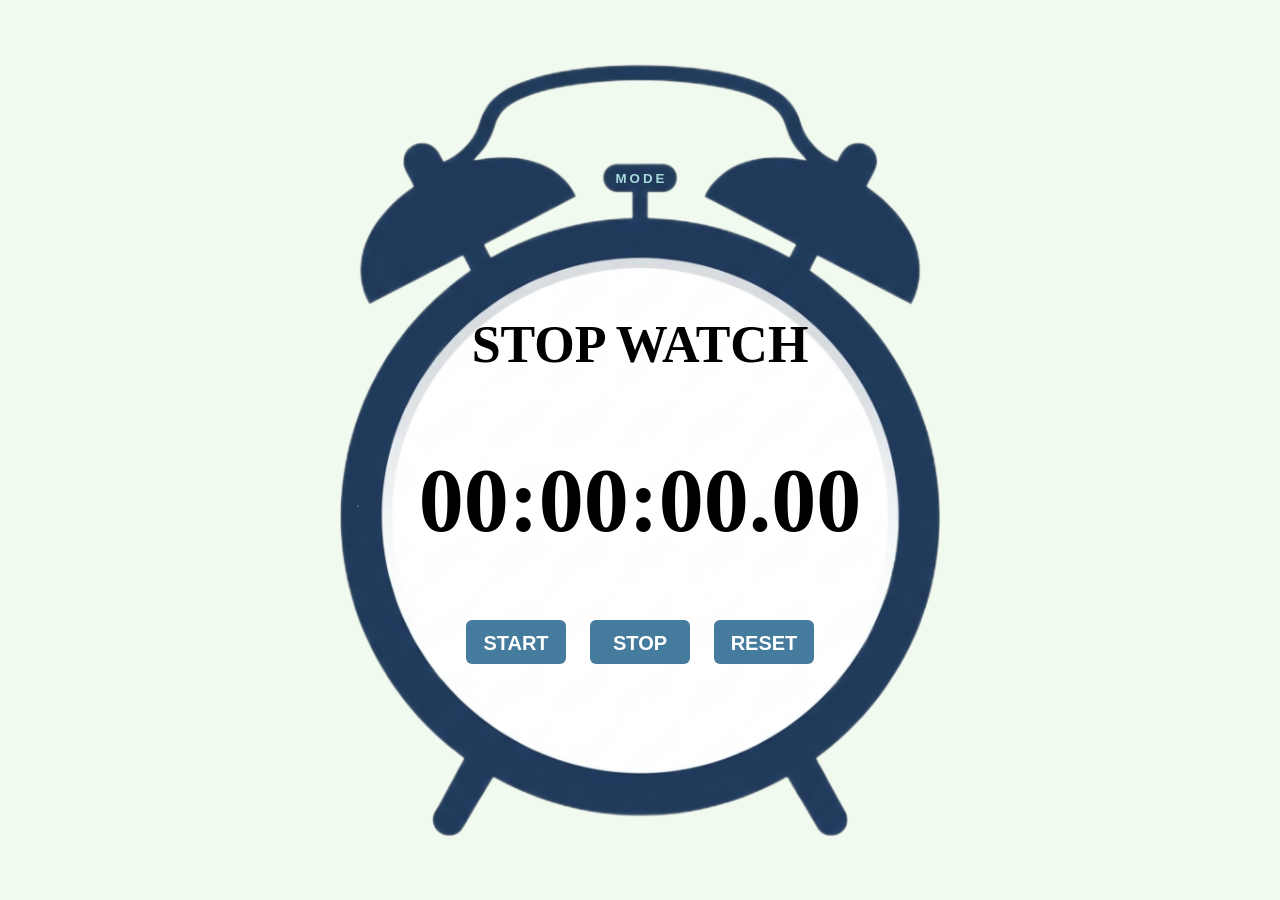
<file: 04_digital_clock/index.html>
<!doctype html>
<html lang="en">
  <head>
    <meta charset="UTF-8" />
    <meta name="viewport" content="width=device-width, initial-scale=1.0" />
    <title>DIGITAL CLOCK</title>
    <link rel="stylesheet" href="style.css" />
  </head>
  <body>
    <div class="clock-wrapper">
      <img class="clock" src="../image/clock.png" alt="배경" />

      <!-- 흰색 원형 내부 영역 -->
      <div class="container">
        <h1 id="title">STOP WATCH</h1>
        <button id="mode">MODE</button>

        <div id="display-time">00:00:00.00</div>

        <div class="btns">
          <button id="start">START</button>
          <button id="stop">STOP</button>
          <button id="reset">RESET</button>
        </div>
      </div>
    </div>

    <script src="app.js"></script>
  </body>
</html>
</file>
<file: style.css>
:root {
  --nt-menu-text: #191919;
  --nt-black-text: #0d0d0d;
  --nt-gray-text: #777777;
  --nt-lightgray: #a49e98;

  --nt-blue: #0075de;
  --nt-blue-hover: #025bab;
  --nt-lightblue: #e6f3fe;

  --nt-card: #f9f9f8;

  --nt-icon-red: #f74932;
  --nt-icon-blue: #0d7fe8;
  --nt-icon-yellow: #ffb10e;
  --nt-icon-deepblue: #1213ba;
  --nt-icon-green: #19ae39;
}
* {
  margin: 0;
  padding: 0;
  box-sizing: border-box;
}
body {
  background-color: white;
  font-family: Arial, Helvetica, sans-serif;
  color: var(--nt-black-text);
}
a {
  text-decoration: none;
  color: var(--nt-black-text);
}
header {
  background-color: red;
  color: var(--nt-menu-text);
  width: 100vw;
  height: 64px;

  padding: 15px;

  display: flex;
  flex-direction: row;
  justify-content: space-between;
}
.logo {
  display: flex;
  align-items: center;
}
.logo img {
  width: 50px;
  height: 50px;
}
.nav {
  width: 312px;
  display: flex;
  /* gap: 21px; */
  justify-content: space-between;
  align-items: center;

  font-weight: 400;
}
.nav a {
  color: var(--nt-menu-text);
}
.nav-menu {
  display: flex;
  justify-content: center;
  align-items: center;
}
.hd-right {
  display: flex;
  gap: 10px;
  align-items: center;
}
</file>
<file: 01_notion/header.css>
:root {
  --nt-menu-text: #191919;
  --nt-black-text: #0d0d0d;
  --nt-gray-text: #777777;
  --nt-lightgray: #a49e98;

  --nt-blue: #0075de;
  --nt-blue-hover: #025bab;
  --nt-lightblue: #e6f3fe;

  --nt-card: #f9f9f8;

  --nt-icon-red: #f74932;
  --nt-icon-blue: #0d7fe8;
  --nt-icon-yellow: #ffb10e;
  --nt-icon-deepblue: #1213ba;
  --nt-icon-green: #19ae39;
}
* {
  margin: 0;
  padding: 0;
  box-sizing: border-box;
  cursor: default;
}
body {
  background-color: white;
  font-family: Arial, Helvetica, sans-serif;
  color: var(--nt-black-text);
}
a {
  text-decoration: none;
  color: var(--nt-black-text);
  cursor: pointer;
}
/* 헤더 */
header {
  background-color: white;
  color: var(--nt-menu-text);
  width: 100vw;
  height: 64px;

  padding: 15px 24px;

  display: flex;
  flex-direction: row;
  justify-content: space-between;
  align-items: center;

  /* nav 중앙 정렬 */
  position: relative;

  /* 헤더 상단 고정 */
  position: sticky;
  top: 0;
  z-index: 9999;
}
.logo {
  display: flex;
  align-items: center;
}
.logo img {
  width: 36px;
  height: 36px;
  cursor: pointer !important;
}
.nav {
  width: 318px;
  display: flex;
  /* gap: 21px; */
  justify-content: space-between;
  align-items: center;

  /* 화면 중앙 정렬 */
  position: absolute;
  left: 50%;
  transform: translateX(-50%);
}
.nav-menu {
  display: flex;
  justify-content: center;
  align-items: center;
  gap: 6px;
  padding: 6px 9px;
  border-radius: 6px;
  color: var(--nt-menu-text);
  font-size: 14px;
  font-weight: 400;
  transition: background-color 0.3s ease;
}
.nav-toggle {
  width: 15px;
  font-size: 15px;
  font-weight: 600 !important;
  text-align: center;
  transform: rotate(-90deg) scaleY(1.2) scaleX(0.7);
  /* transition: transform 0.3s ease; */
}
.hd-right {
  display: flex;
  gap: 21px;
  align-items: center;

  color: var(--nt-menu-text);
  font-size: 15px;
  font-weight: 400;
}
.login {
  padding: 6px 9px;
  border-radius: 6px;
  transition: background-color 0.3s ease;
}
.hd-right button {
  background-color: var(--nt-blue);
  border: none;
  border-radius: 8px;
  padding: 6px 15px;
  transition: background-color 0.3s ease;
}
.hd-btn {
  color: white;
  font-size: 15px;
  font-weight: 400;
  display: flex;
  align-items: center;
}
</file>
<file: 01_notion/main.css>
:root {
  --nt-menu-text: #191919;
  --nt-black-text: #0d0d0d;
  --nt-gray-text: #777777;
  --nt-lightgray: #a49e98;

  --nt-blue: #0075de;
  --nt-blue-hover: #025bab;
  --nt-lightblue: #e6f3fe;

  --nt-card: #f9f9f8;

  --nt-icon-red: #f74932;
  --nt-icon-blue: #0d7fe8;
  --nt-icon-yellow: #ffb10e;
  --nt-icon-deepblue: #1213ba;
  --nt-icon-green: #19ae39;
}
main {
  /* background-color: gray; */
  width: 1252px;
  margin: 0 auto;
  display: flex;
  flex-direction: column;
  justify-content: center;
}
.main-header {
  margin-top: 99px;
  display: flex;
  flex-direction: column;
  justify-content: center;
  text-align: center;
}
.main-title {
  /* background-color: beige; */
  display: flex;
  flex-direction: column;
  justify-content: center;
  text-align: center;

  margin-bottom: 24px;
}
.main-title h1 {
  font-size: 108px;
  line-height: 1;
  letter-spacing: -6px;
}
.mt-second {
  display: flex;
  gap: 12px;
  justify-content: center;
  /* align-items: center;/ */
}
.mt-span {
  display: flex;
  gap: 9px;
  font-size: 81px;
  margin-left: 9px;
  margin-top: 9px;

  background-color: var(--nt-lightblue);
  padding: 6px 24px;
  border-radius: 60px;
}
.mt-span span {
  color: var(--nt-blue);
}
.mt-p {
  font-size: 21px;
  margin-bottom: 24px;
}
.mh-buttons {
  display: flex;
  gap: 18px;
  justify-content: center;
}
.btn1,
.btn2 {
  width: 222px;
  height: 42px;
  border: none;
  border-radius: 8px;
  padding: 6px 15px;
  transition: background-color 0.3s ease;
}
.btn1 a,
.btn2 a {
  font-size: 18px;
  font-weight: 400px;
}
.btn1 {
  background-color: var(--nt-blue);
}
.btn1 a {
  color: white;
}
.btn2 {
  background-color: var(--nt-lightblue);
}
.btn2 a {
  color: var(--nt-blue-hover);
}
.main-v {
  display: flex;
  justify-content: center;
}
.main-v video {
  box-shadow: 0 24px 30px rgba(0, 0, 0, 0.1);
  margin-top: 90px;
  margin-bottom: 90px;
  max-width: 100%;
  border-radius: 6px;
  /* 그림자 넣기 */

  pointer-events: none;
}
.main-c {
  /* background-color: beige; */
  margin: 0 auto;
  width: 1110px;
  /* height: 90px;/ */
  display: flex;
  gap: 9px;
  flex-direction: column;
  justify-content: center;

  text-align: center;
  color: var(--nt-gray-text);
}
.main-c p {
  margin-bottom: 12px;
}
.companies {
  display: flex;
  gap: 3px;
  justify-content: center;
}
.company {
  display: flex;
  gap: 9px;
  align-items: center;
  justify-content: center;
  padding: 6px 3px 6px 9px;
  border-radius: 6px;

  width: 117px;
  height: 36px;

  transition: background-color 0.2s ease;
  margin-left: 12px;
}
.company img {
  display: block;
  max-width: 84%;
  height: 24px;
  opacity: 0.7;
}
.company-dot {
  font-size: 9px;
  transition: color 0.2s ease;
}

/* 팀 업무 공간에서 바로 쓰는 AI */
.ai {
  /* background-color: pink; */
  width: 100%;
  padding: 96px 0;
  display: flex;
  flex-direction: column;
}
.ai-title {
  font-size: 51px;
  margin-bottom: 24px;
}
.cards {
  /* background-color: powderblue; */
  width: 100%;
  display: flex;
  gap: 30px;
  justify-content: space-between;
}
.card {
  flex: 1;
  background-color: var(--nt-card);
  border-radius: 9px;
  /* width: 612px; */
  height: 567px;
  padding: 24px;
  margin-bottom: 30px;

  overflow: hidden;
  transition: box-shadow 0.3s ease;
}
.card-title {
  margin-bottom: 6px;
}
.card-desc {
  display: flex;
  justify-content: space-between;
  align-items: center;
  margin-bottom: 45px;
  font-size: 15px;
}
.card-img {
  display: flex;
  justify-content: center;
  position: relative;
  width: 564px;
  height: 564px;
}
.card-img img {
  display: block;
  bottom: 0;
  max-width: 100%;
  position: absolute;
  cursor: pointer !important;
}
.ci-1 {
  height: auto;
  border-radius: 9px;
  box-shadow: 0 4px 12px rgba(0, 0, 0, 0.1);
}
.ci-2 {
  height: 270px;
  margin-bottom: 60px;
}
.ci-3 {
  margin-bottom: 150px;
  height: auto;
  width: 80%;
  filter: drop-shadow(0 4px 12px rgba(0, 0, 0, 0.1));
}
.ci-4 {
  transform: scale(1.15);
  margin-bottom: 120px;
  margin-left: 30px;
  filter: drop-shadow(0 4px 18px rgba(0, 0, 0, 0.1));
}
.third {
  flex: none;
  width: 100% !important;
  height: 375px !important;
  display: flex;
  justify-content: space-between;
  margin-bottom: 27px;
  transition: box-shadow 0.3s ease;
}
.third-text {
  display: flex;
  flex-direction: column;
  width: 360px;
  word-break: keep-all;
}
.third-desc {
  display: flex;
  flex-direction: column;
  font-size: 15px;
  gap: 6px;
}
.third-img {
  width: 762px;
  transform: translate(24px, 24px);
  /* overflow: hidden; */
  position: relative;
}
.third-img img {
  position: absolute;
  display: block;
  border-radius: 9px;
  width: 450px;
  box-shadow: 0 4px 18px rgba(0, 0, 0, 0.1);
  cursor: pointer !important;
}
.ti-1 {
  left: 0;
  overflow: hidden;
  transform: translateY(30px);
}
.ti-2 {
  right: 0;
  top: 0;
  transform: translate(30px, -24px);
}
.card-btn {
  font-size: 21px;
  display: flex;
  justify-content: center;
  align-items: center;
  color: var(--nt-card);
  background-color: var(--nt-black-text);
  width: 33px;
  height: 33px;
  border-radius: 50%;
}
.works {
  display: flex;
  flex-direction: column;
}
.works p {
  color: var(--nt-gray-text);
  margin-bottom: 12px;
}
.work-card {
  display: flex;
  flex-direction: row;
  justify-content: space-between;
}
.work {
  width: 243px;
  height: 159px;
  border: 1px solid color-mix(in srgb, var(--nt-lightgray) 30%, transparent);
  border-radius: 12px;
  padding: 24px 21px;

  display: flex;
  flex-direction: column;
  justify-content: space-between;

  transition: box-shadow 0.3s ease;
}
.work-icon {
  width: 39px;
  height: 39px;
  /* background-color: black; */
  border-radius: 50%;
}
.blue {
  background-color: var(--nt-icon-blue);
}
.yellow {
  background-color: var(--nt-icon-yellow);
}
.red {
  background-color: var(--nt-icon-red);
}
.green {
  background-color: var(--nt-icon-green);
}
.deepblue {
  background-color: var(--nt-icon-deepblue);
}
.work-link {
  font-weight: bold;
  word-break: keep-all;
}
.break-line {
  display: inline-block;
}
.line {
  width: 66%;
  word-break: keep-all;
}
/* team */
.team {
  padding: 96px 0;
}
.team h2 {
  font-size: 51px;
  margin-bottom: 24px;
}
.team-cards {
  width: 100%;
  display: flex;
  flex-direction: row;
  justify-content: space-between;
}
.team-card {
  width: 402px;
  height: 501px;
  border-radius: 12px;

  position: relative;
  overflow: hidden;
}
.team-card img {
  display: block;
  width: 100%;
  height: 100%;
  border-radius: 12px;
  filter: grayscale(50%) brightness(1.2);

  transition: transform 0.2s ease;
}
.team-bg {
  position: absolute;
  width: 100%;
  height: 100%;
  left: 0;
  top: 0;
  border-radius: 12px;
  opacity: 0.4;
  /* filter: grayscale(50%); */
  mix-blend-mode: screen;
}
.team-bg2 {
  position: absolute;
  width: 100%;
  height: 100%;
  left: 0;
  top: 0;
  border-radius: 12px;
  opacity: 0.8;
  /* filter: grayscale(20%); */
  mix-blend-mode: multiply;
}
.team-desc {
  position: absolute;
  left: 0;
  top: 0;
  height: 100%;
  padding: 24px;

  display: flex;
  flex-direction: column;
  justify-content: space-between;
}
.team-desc img {
  display: block;
  top: 0;
  left: 0;
  width: 90px;
  height: auto;
}
.team-desc-text {
  left: 0;
  bottom: 0;
  color: white;
}
.interview {
  font-size: 18px;
  font-family: "Lyon Text", Georgia, "바탕체";
  margin-bottom: 6px;
  word-break: keep-all;
  letter-spacing: -1.2px;
  line-height: 1.5;
}
.interview-info {
  font-size: 15px;
}
/* 컨테이너 */
.container {
  width: 100vw !important;
  height: 24px;
  display: flex;
  gap: 30px;
  margin-bottom: 15px;

  color: var(--nt-lightgray);
  font-weight: bold;
}
.start {
  width: 100vw;
  height: 450px;
  background-color: #f6f5f4;
  display: flex;
  flex-direction: column;
  justify-content: center;
  align-items: center;
  text-align: center;
}
.start h3 {
  font-size: 48px;
  margin-bottom: 15px;
}
.bottom-btns {
  display: flex;
  gap: 18px;
  justify-content: center;
}
.bbtn-1,
.bbtn-2 {
  /* width: 177px; */
  height: 42px;
  border: none;
  border-radius: 8px;
  padding: 6px 21px;
}
.bbtn-1 a,
.bbtn-2 a {
  font-size: 18px;
  font-weight: 900px;
}
.bbtn-1 {
  background-color: var(--nt-blue);
  transition: background-color 0.2s ease;
}
.bbtn-1 a {
  color: white;
}
.bbtn-2 {
  background-color: white;
  transition: background-color 0.2s ease;
}
.bbtn-2 a {
  color: var(--nt-blue);
  transition: color 0.2s ease;
}
</file>
<file: 01_notion/footer.css>
footer {
  display: flex;
  justify-content: center;
  padding: 81px;
}
.footer {
  display: flex;
  flex-direction: row;
  /* justify-content: space-between; */
  width: 1252px;
  height: 300px;
  margin: 0 auto;
}
.ft-left {
  flex: 1;
  display: flex;
  flex-direction: column;
  justify-content: space-between;

  height: 213px;
}
/*  */
.ft-logo {
  display: flex;
  align-items: center;
  gap: 3px;
  font-size: 24px;
  font-weight: 600;
}
.ft-logo img {
  display: block;
  width: 39px;
  height: 39px;
}
.ft-text {
  font-family: "Lyon Text", Georgia, "바탕체";
}
.ft-inter {
  font-size: 18px;
}
.ft-inter-info {
  margin-top: 15px;
  color: var(--nt-gray-text);
  font-size: 15px;
}

.ft-right {
  flex: 2;
  display: flex;
  min-width: 0;
  flex-direction: column;
  justify-content: space-between;
}
.ft-right-top {
  display: flex;
  gap: 80px;
  justify-content: space-between;
  width: 100%;
}
.frt-1,
.frt-2 {
  display: flex;
  gap: 80px;
  flex: 1;
  min-width: 0;
}
.ft-lists {
  flex: 1;
}
.list-title {
  color: var(--nt-gray-text);
  font-size: 12px;
  padding: 0 0 6px 6px;
  /* margin-bottom: 6px; */
}
.ft-list {
  display: flex;
  flex-direction: column;
  /* gap: 10px; */
}
.ft-list p {
  padding: 0 0 6px 6px;
  font-weight: 500;
  word-break: keep-all;
  transition: text-decoration 0.3s ease;
}
.ft-more {
  margin-top: 6px;
  padding: 0 0 6px 6px;
  color: var(--nt-gray-text);
  font-weight: 500;

  transition: text-decoration 0.3s ease;
  transition: color 0.3s ease;
}
.ft-right-bottom {
  display: flex;
  flex-direction: row;
  gap: 51px;
  align-items: center;
  padding: 0 0 6px 6px;
  color: var(--nt-gray-text);
}
</file>
<file: 01_notion/hover.css>
:root {
  --nt-hover: #f2f2f2;
  --nt-lightblue-hover: #f2f9ff;
  --nt-company-hover: #f6f5f4;
}
.nav-menu:hover {
  background-color: var(--nt-hover);
  .nav-toggle {
    transform: rotate(90deg) scaleY(1.2) scaleX(0.7) translateX(2px);
  }
}
/* 로그아웃하기 */
.login:hover {
  background-color: var(--nt-hover);
}
.hd-right button:hover {
  background-color: var(--nt-blue-hover);
}

.btn1:hover,
.bbtn-1:hover {
  background-color: var(--nt-blue-hover);
  cursor: pointer !important;
}
.btn2:hover {
  background-color: var(--nt-lightblue-hover);
  cursor: pointer !important;
}

.company.hv:hover {
  background-color: var(--nt-company-hover);
  .company-dot {
    color: var(--nt-blue);
  }
  cursor: pointer !important;
}

.card:hover,
.third:hover {
  box-shadow: 0 3px 15px rgba(0, 0, 0, 0.1);
  cursor: pointer !important;
}
.work:hover {
  box-shadow: 0 3px 9px rgba(0, 0, 0, 0.1);
  cursor: pointer !important;
}
.team-card:hover > img {
  transform: scale(1.03);
  cursor: pointer !important;
}
.bbtn-2:hover {
  background-color: #dfdcd9;
  > a {
    color: var(--nt-black-text) !important;
  }
}

.ft-list p:hover,
.underline:hover {
  text-decoration: underline;
  cursor: pointer !important;
}
.ft-more:hover {
  text-decoration: underline;
  color: #333;
}
</file>
<file: 04_digital_clock/style.css>
:root {
  --blue: #457b9d;
}
* {
  margin: 0;
  padding: 0;
  box-sizing: border-box;
  cursor: default;
}

body {
  display: flex;
  flex-direction: column;
  justify-content: center;
  align-items: center;
  width: 100vw;
  height: 100vh;
  background-color: #f1faee;
  overflow: hidden;
}

/* 1. 시계 전체 */
.clock-wrapper {
  position: relative;
  max-width: 600px;
  width: 95%;
  height: auto;
}

.clock {
  display: block;
  width: 100%;
  height: auto;
}

/* 2. 시계 안쪽 영역 */
.container {
  position: absolute;
  width: 61%;
  height: 61%;
  top: 54.5%;
  left: 50%;
  transform: translate(-50%, -50%);

  display: flex;
  flex-direction: column;
  align-items: center;
}

/* 3. 타이틀과 모드 버튼 */
#title {
  position: absolute;
  top: 14%;
  white-space: nowrap;
  font-size: 52px;
  font-weight: bold;
}

#title.timer-mode {
  font-size: 56px;
  top: 12%;
  letter-spacing: 16px;
  text-indent: 16px;
}

#mode {
  position: absolute;
  top: -16.5%;
  white-space: nowrap;
  cursor: pointer;

  border: none;
  background-color: transparent;
  font-weight: bold;
  color: #a8dadc;
  letter-spacing: 3px;
  text-indent: 3px;
  text-align: center;
}
#mode:hover {
  cursor: pointer;
}

#display-time {
  position: absolute;
  top: 53.5%;
  left: 50%;
  transform: translate(-50%, -50%);

  font-size: 90px;
  font-weight: bold;
  white-space: nowrap;
  line-height: 1;
  text-align: center;
}

/* 5. 조작 버튼 */
.btns {
  position: absolute;
  bottom: 12%;
  display: flex;
  gap: 24px;
  white-space: nowrap;
}

/* 버튼 세부 조정 */
.btns button {
  width: 100px;
  height: 44px;
  padding: 12px 16px;
  font-size: 20px;
  font-weight: bold;
  text-align: center;
  cursor: pointer;

  border: none;
  border-radius: 6px;
  color: white;
  background-color: var(--blue);
}
.btns button:hover {
  background-color: #1d3557;
  color: #a8dadc;
}
</file>
